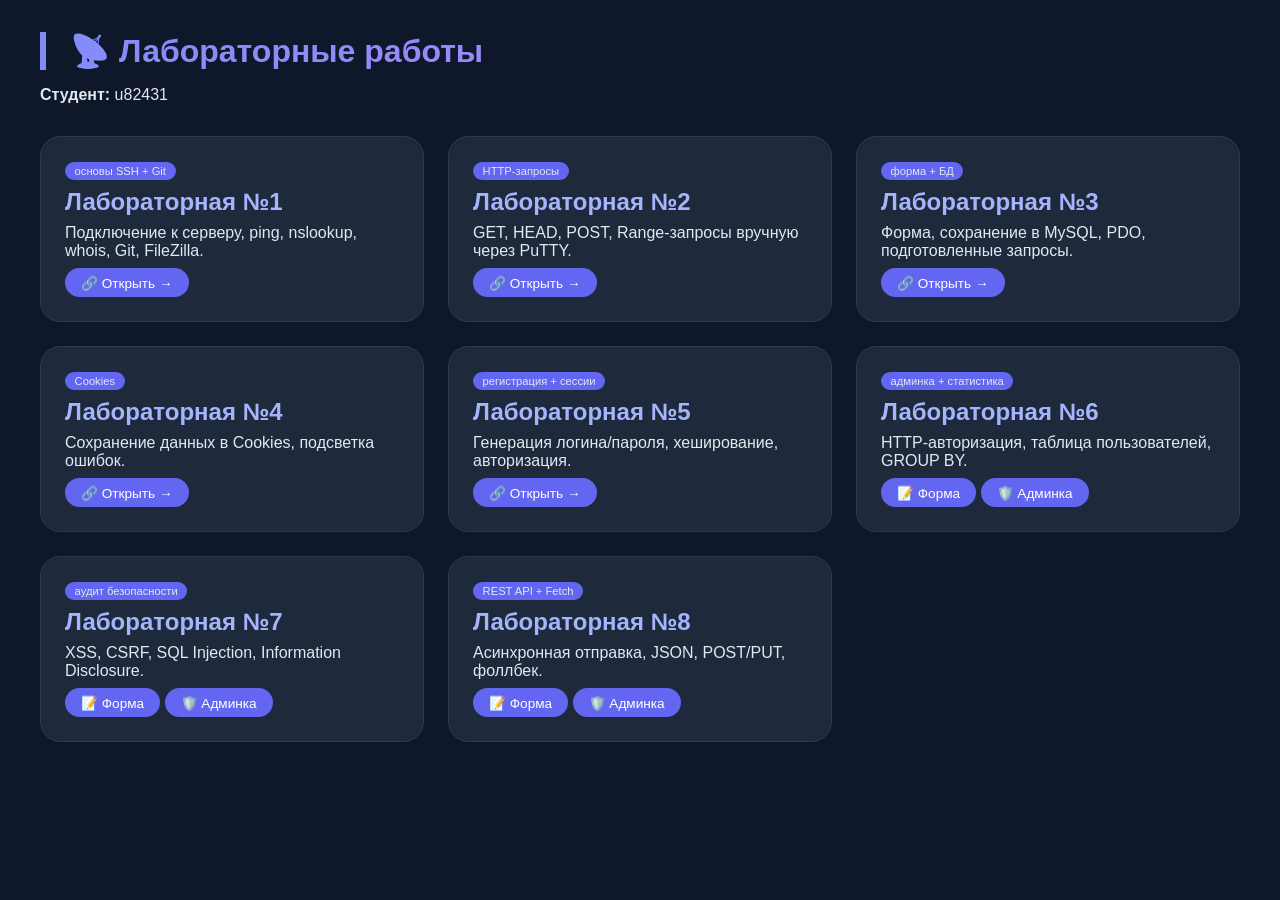
<file: index.html>
<!DOCTYPE html>
<html lang="ru">
<head>
    <meta charset="UTF-8">
    <title>Лабораторные работы — u82431</title>
    <style>
        * { margin: 0; padding: 0; box-sizing: border-box; }
        body {
            font-family: 'Segoe UI', Roboto, sans-serif;
            background: #0f172a;
            color: #e2e8f0;
            padding: 2rem 1rem;
        }
        .container { max-width: 1200px; margin: 0 auto; }
        h1 {
            background: linear-gradient(135deg, #818cf8, #c084fc);
            -webkit-background-clip: text;
            -webkit-text-fill-color: transparent;
            border-left: 6px solid #818cf8;
            padding-left: 1.5rem;
            margin-bottom: 1rem;
        }
        .labs-grid {
            display: grid;
            grid-template-columns: repeat(auto-fill, minmax(350px, 1fr));
            gap: 1.5rem;
            margin: 2rem 0;
        }
        .lab-card {
            background: #1e293b;
            border-radius: 20px;
            padding: 1.5rem;
            border: 1px solid #2d3a4f;
            transition: 0.2s;
        }
        .lab-card:hover {
            transform: translateY(-4px);
            border-color: #6366f1;
        }
        .lab-card h2 { color: #a5b4fc; margin-bottom: 0.5rem; }
        .lab-card .badge {
            background: #6366f1;
            font-size: 0.7rem;
            padding: 0.2rem 0.6rem;
            border-radius: 20px;
            display: inline-block;
            margin-bottom: 0.5rem;
        }
        .lab-card a {
            display: inline-block;
            background: #6366f1;
            color: white;
            padding: 0.4rem 1rem;
            border-radius: 30px;
            text-decoration: none;
            margin-top: 0.5rem;
            font-size: 0.85rem;
        }
        .lab-card a:hover { background: #818cf8; }
    </style>
</head>
<body>
    <div class="container">
        <h1>📡 Лабораторные работы</h1>
        <p><strong>Студент:</strong> u82431</p>

        <div class="labs-grid">
            <div class="lab-card">
                <div class="badge">основы SSH + Git</div>
                <h2>Лабораторная №1</h2>
                <p>Подключение к серверу, ping, nslookup, whois, Git, FileZilla.</p>
                <a href="lab1/index.html">🔗 Открыть →</a>
            </div>
            <div class="lab-card">
                <div class="badge">HTTP-запросы</div>
                <h2>Лабораторная №2</h2>
                <p>GET, HEAD, POST, Range-запросы вручную через PuTTY.</p>
                <a href="lab2/lab2.html">🔗 Открыть →</a>
            </div>
            <div class="lab-card">
                <div class="badge">форма + БД</div>
                <h2>Лабораторная №3</h2>
                <p>Форма, сохранение в MySQL, PDO, подготовленные запросы.</p>
                <a href="lab3/index.php">🔗 Открыть →</a>
            </div>
            <div class="lab-card">
                <div class="badge">Cookies</div>
                <h2>Лабораторная №4</h2>
                <p>Сохранение данных в Cookies, подсветка ошибок.</p>
                <a href="lab4/index.php">🔗 Открыть →</a>
            </div>
            <div class="lab-card">
                <div class="badge">регистрация + сессии</div>
                <h2>Лабораторная №5</h2>
                <p>Генерация логина/пароля, хеширование, авторизация.</p>
                <a href="lab5/index.php">🔗 Открыть →</a>
            </div>
            <div class="lab-card">
                <div class="badge">админка + статистика</div>
                <h2>Лабораторная №6</h2>
                <p>HTTP-авторизация, таблица пользователей, GROUP BY.</p>
                <a href="lab6/index.php">📝 Форма</a> <a href="lab6/admin.php">🛡️ Админка</a>
            </div>
            <div class="lab-card">
                <div class="badge">аудит безопасности</div>
                <h2>Лабораторная №7</h2>
                <p>XSS, CSRF, SQL Injection, Information Disclosure.</p>
                <a href="lab7/index.php">📝 Форма</a> <a href="lab7/admin.php">🛡️ Админка</a>
            </div>
            <div class="lab-card">
                <div class="badge">REST API + Fetch</div>
                <h2>Лабораторная №8</h2>
                <p>Асинхронная отправка, JSON, POST/PUT, фоллбек.</p>
                <a href="lab8/index.php">📝 Форма</a> <a href="lab8/admin.php">🛡️ Админка</a>
            </div>
        </div>
    </div>
</body>
</html>
</file>
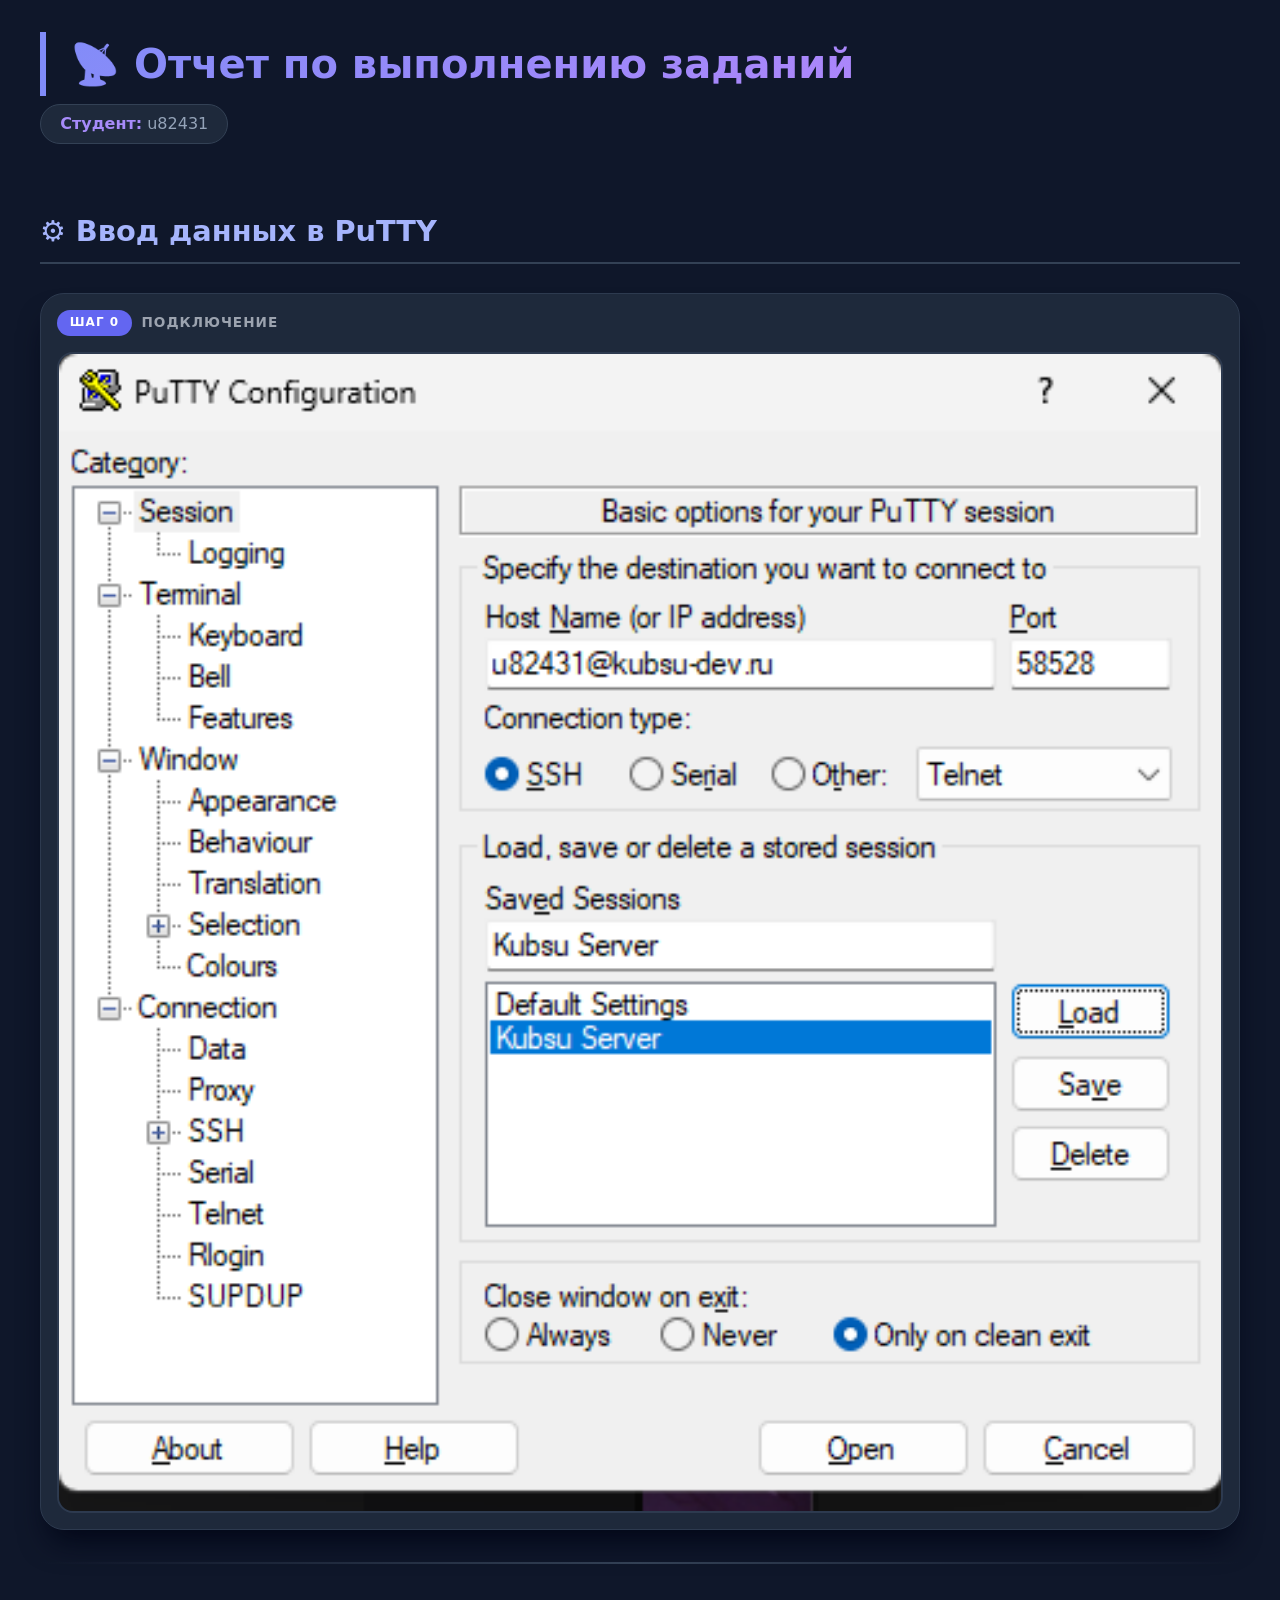
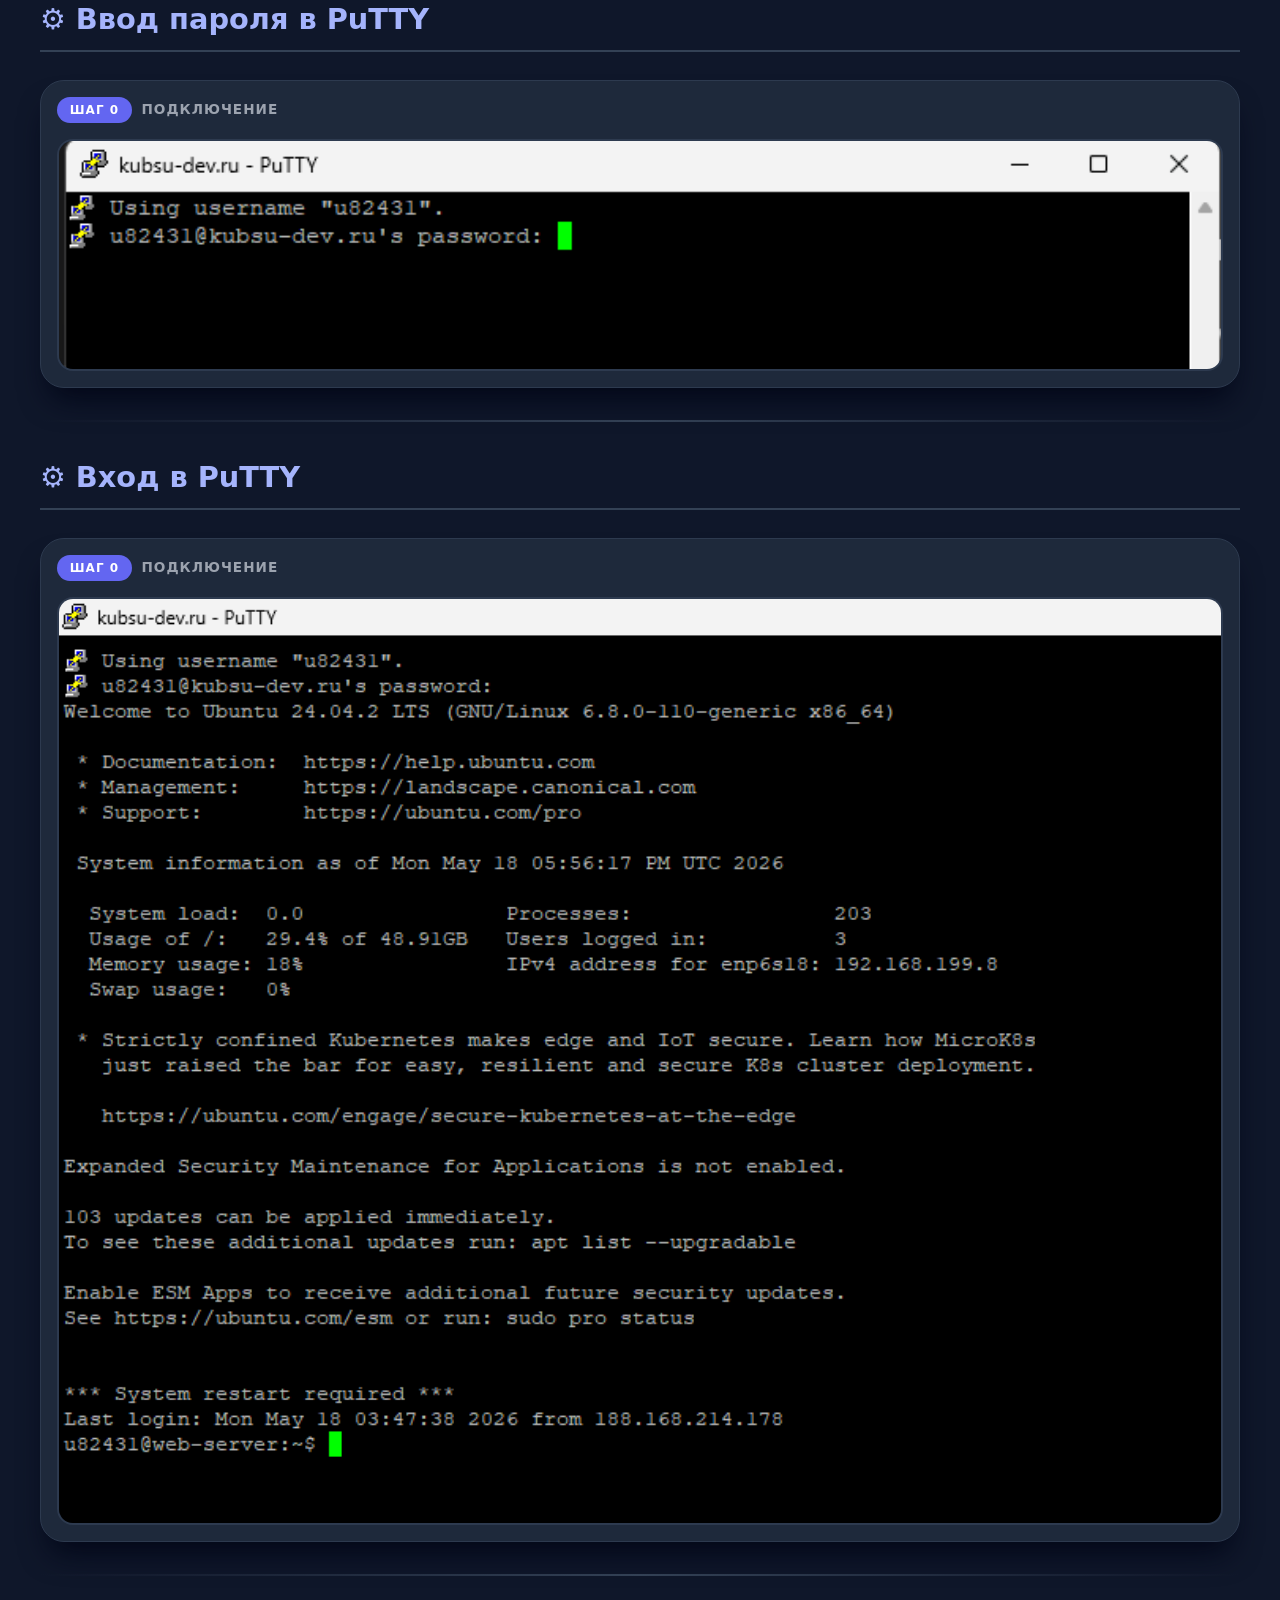
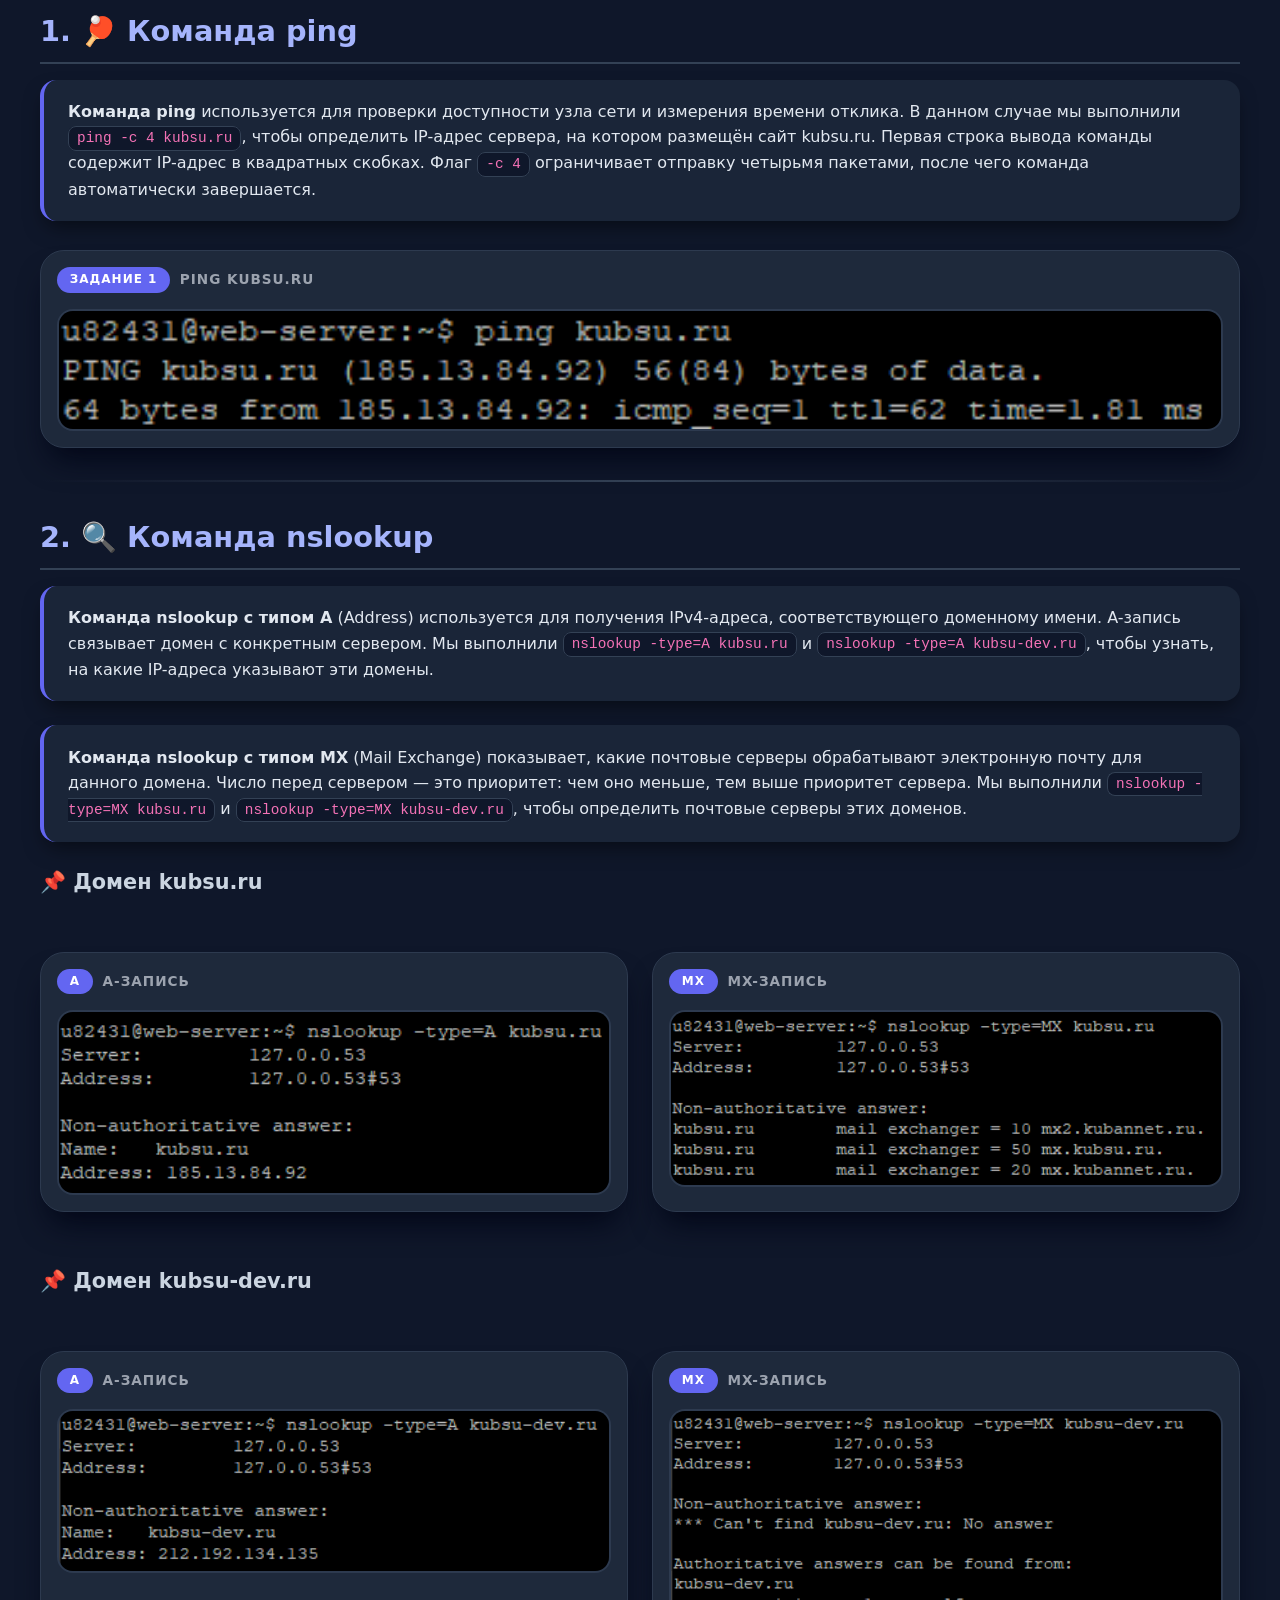
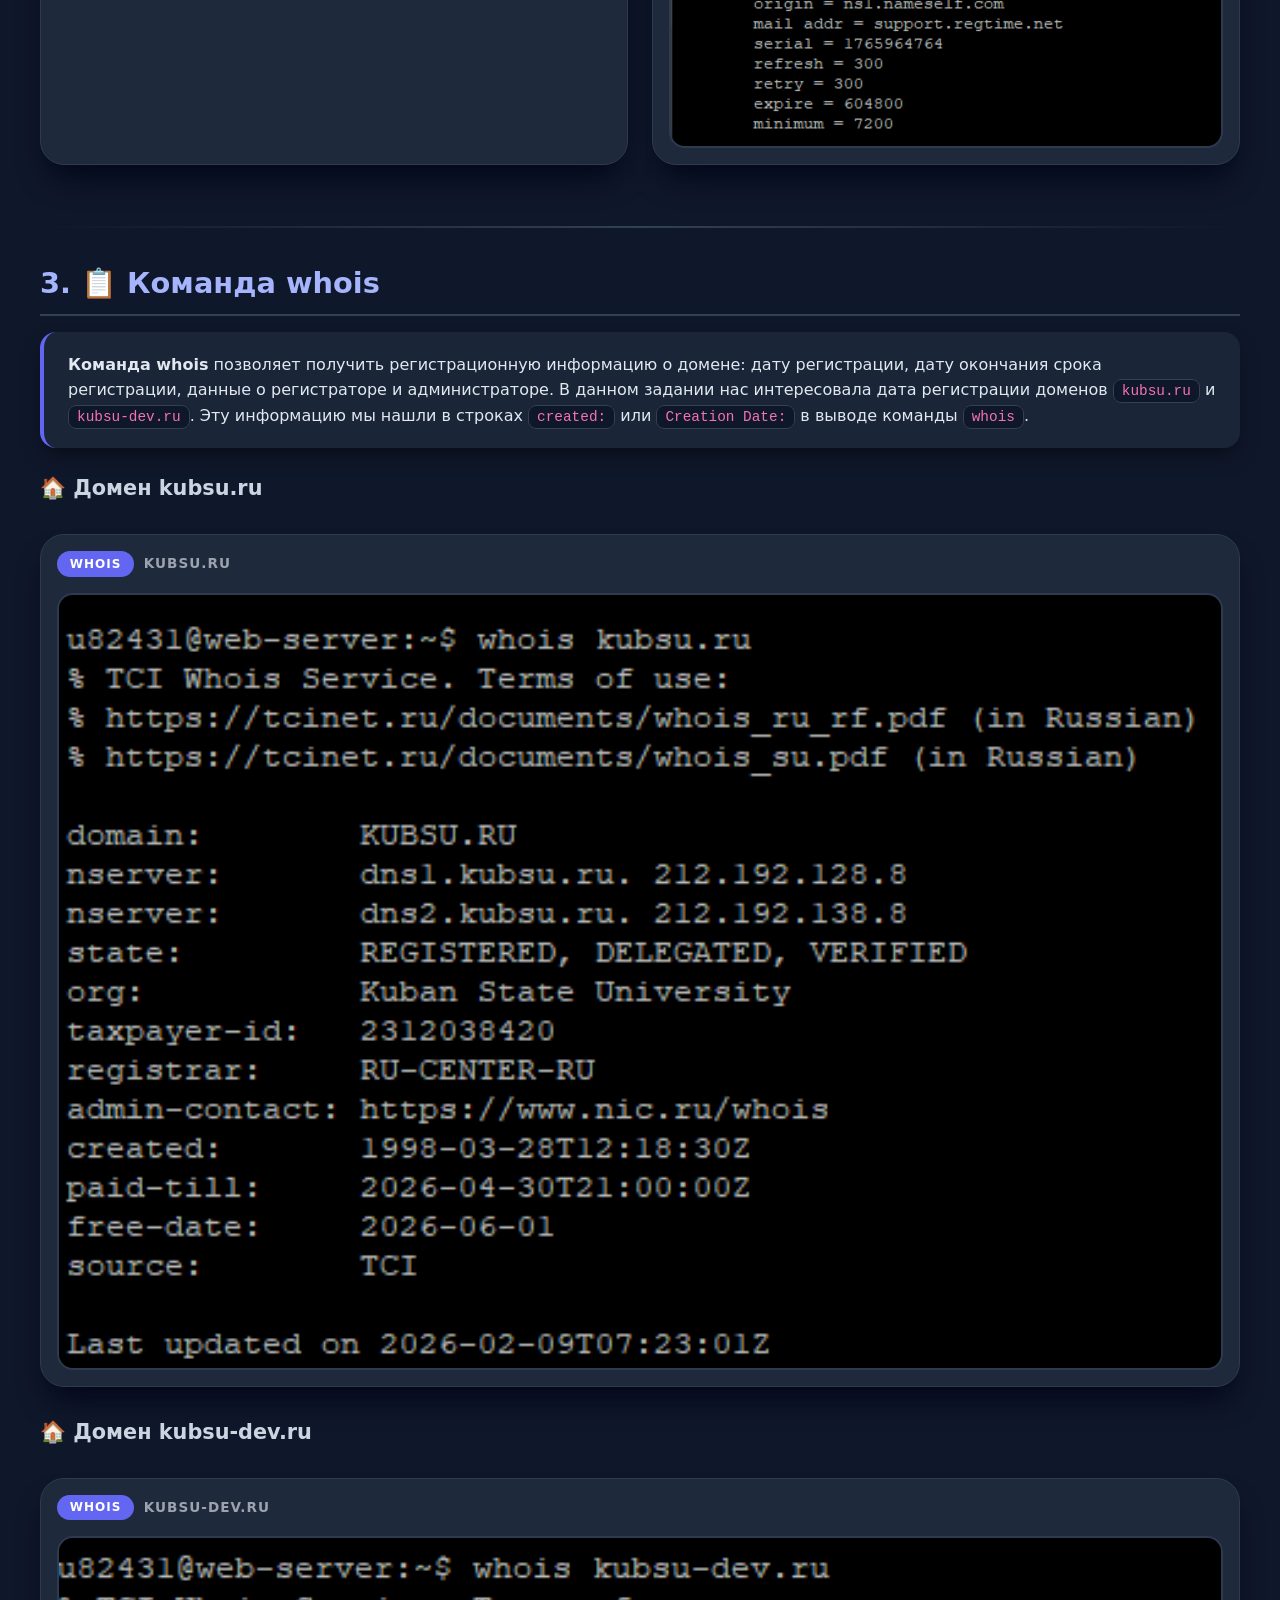
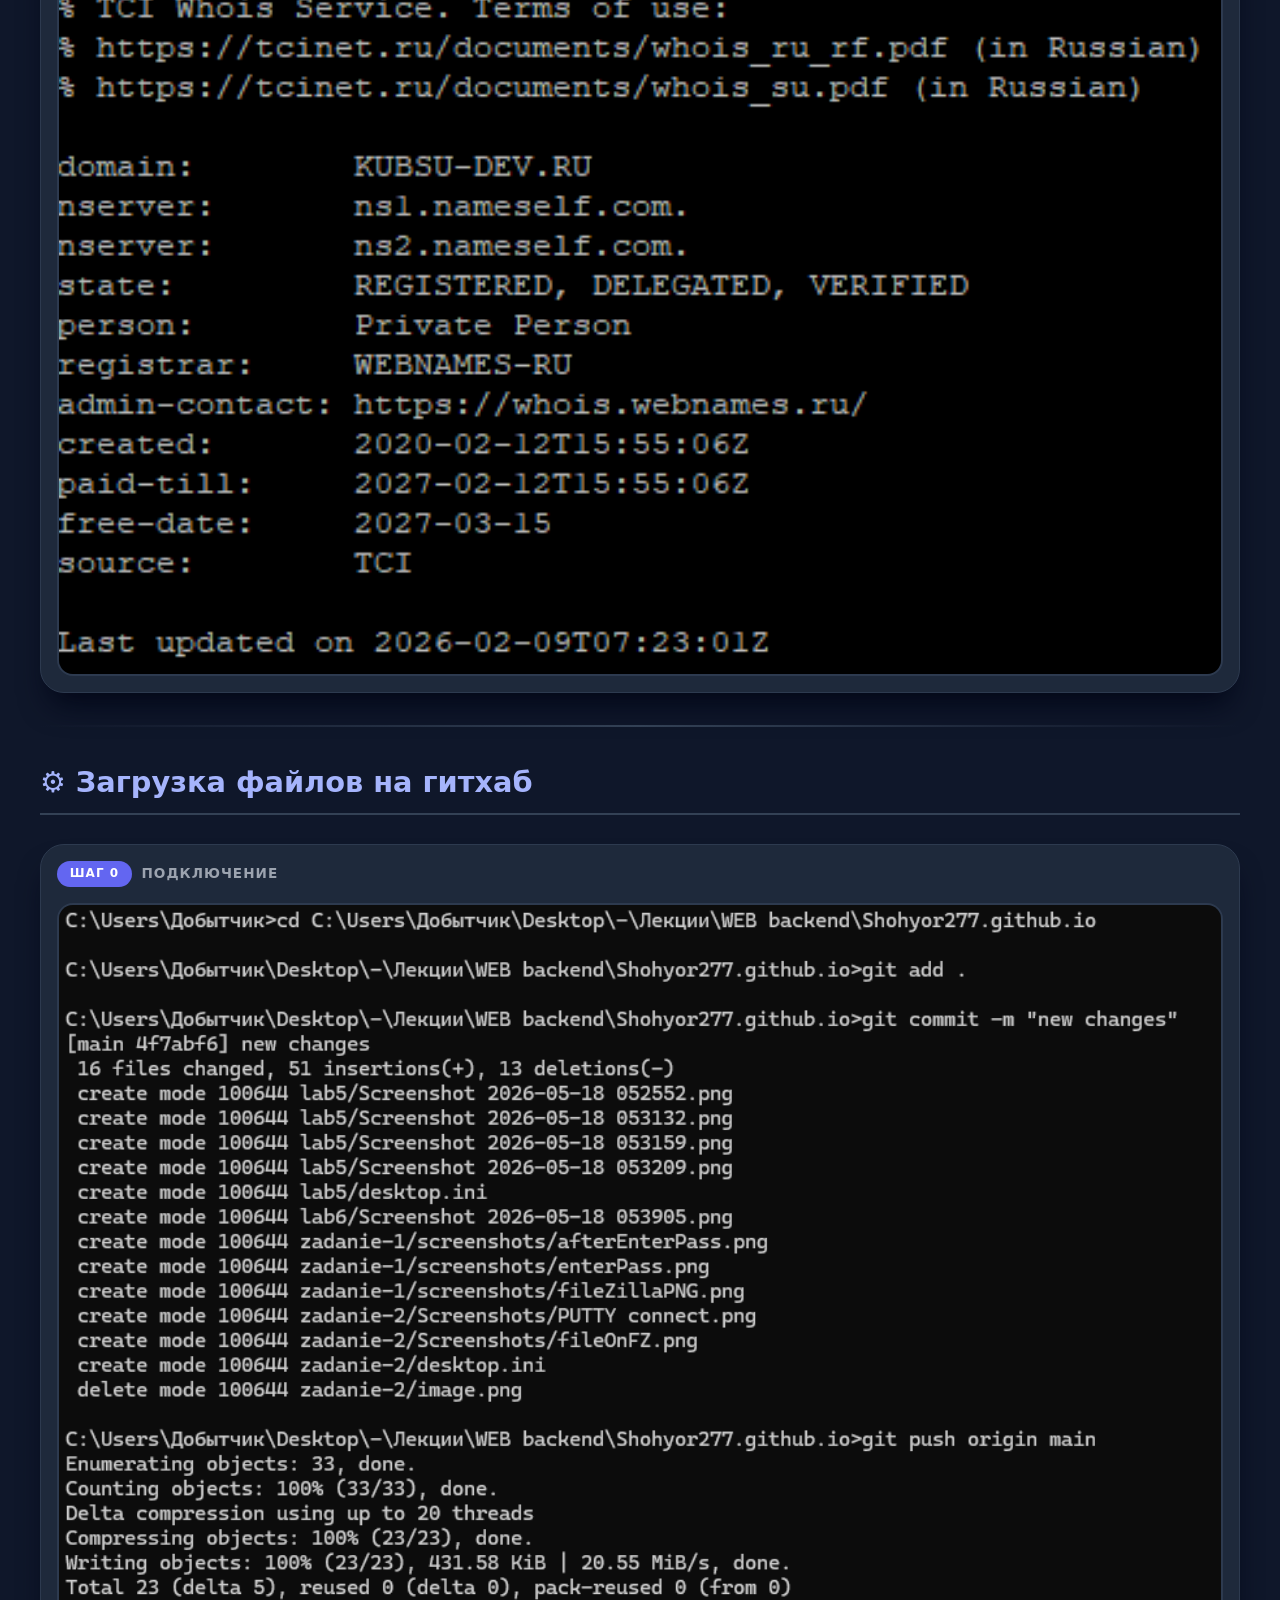
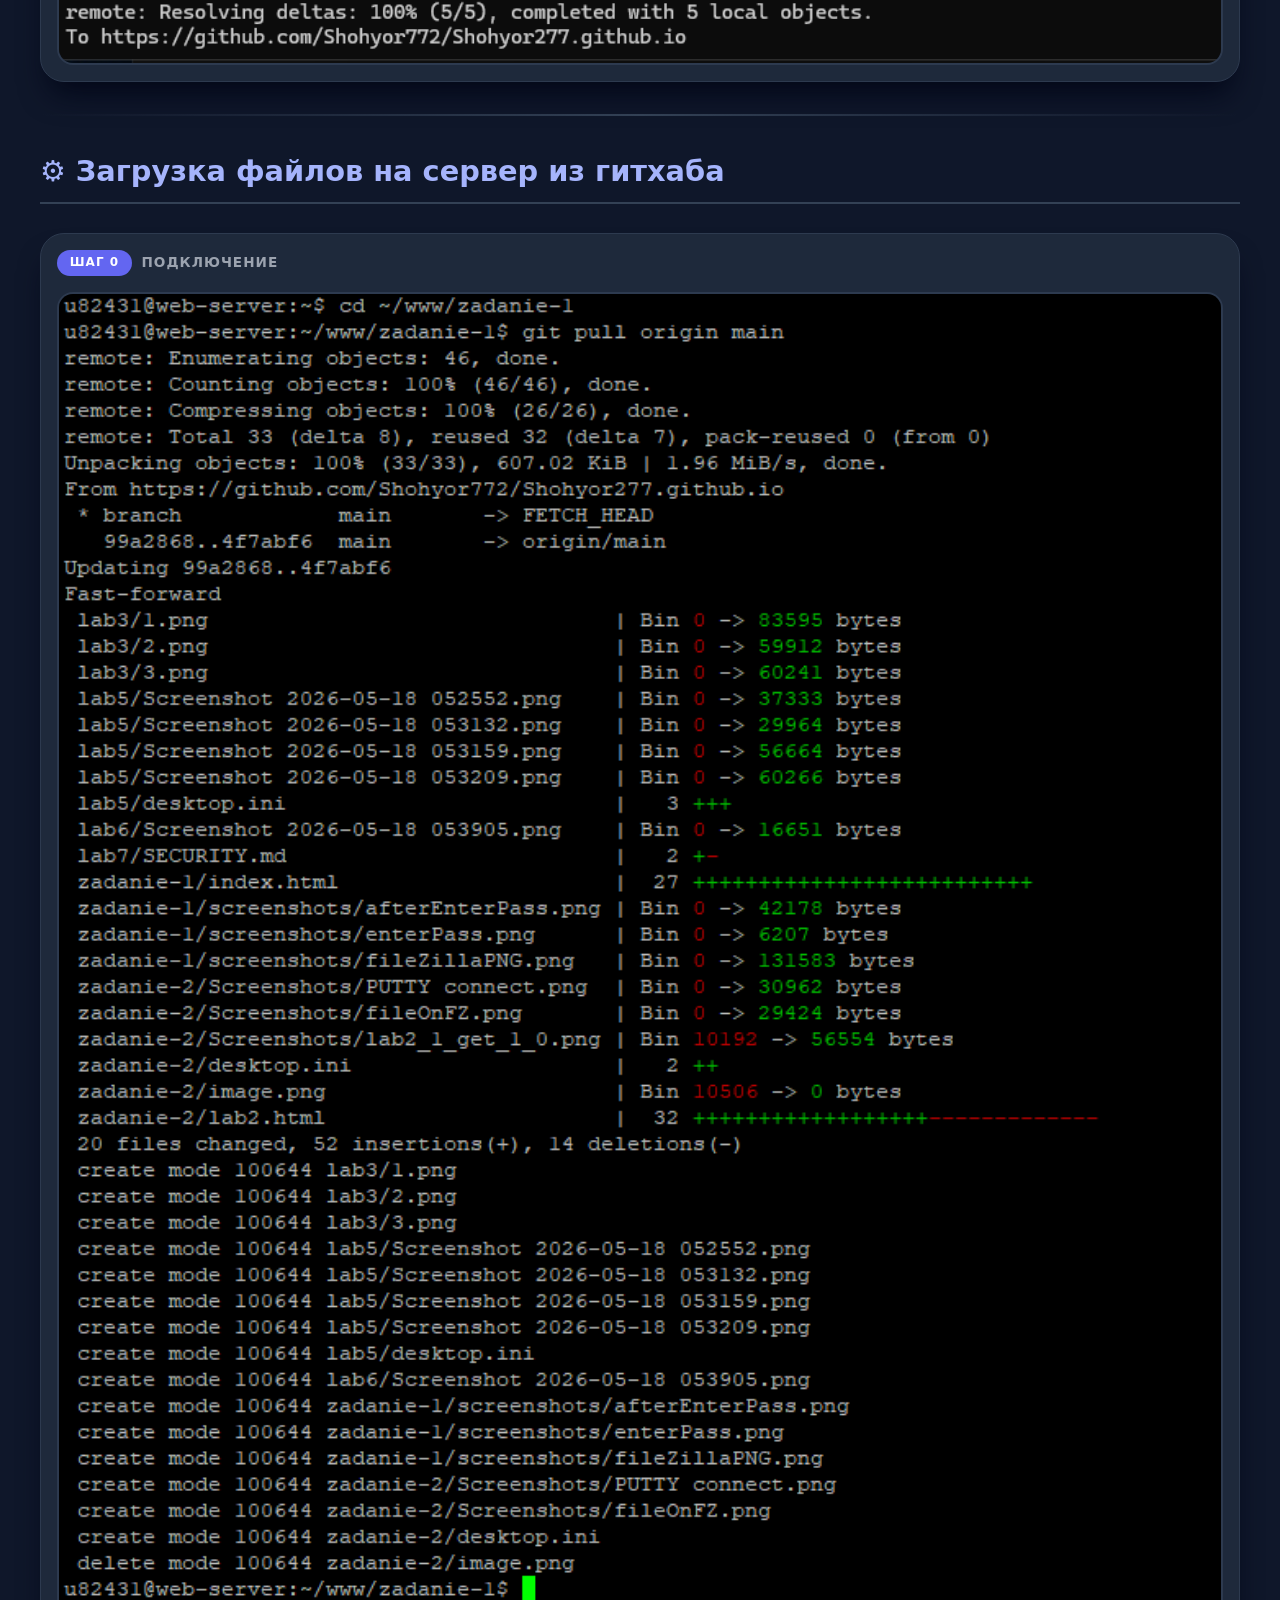
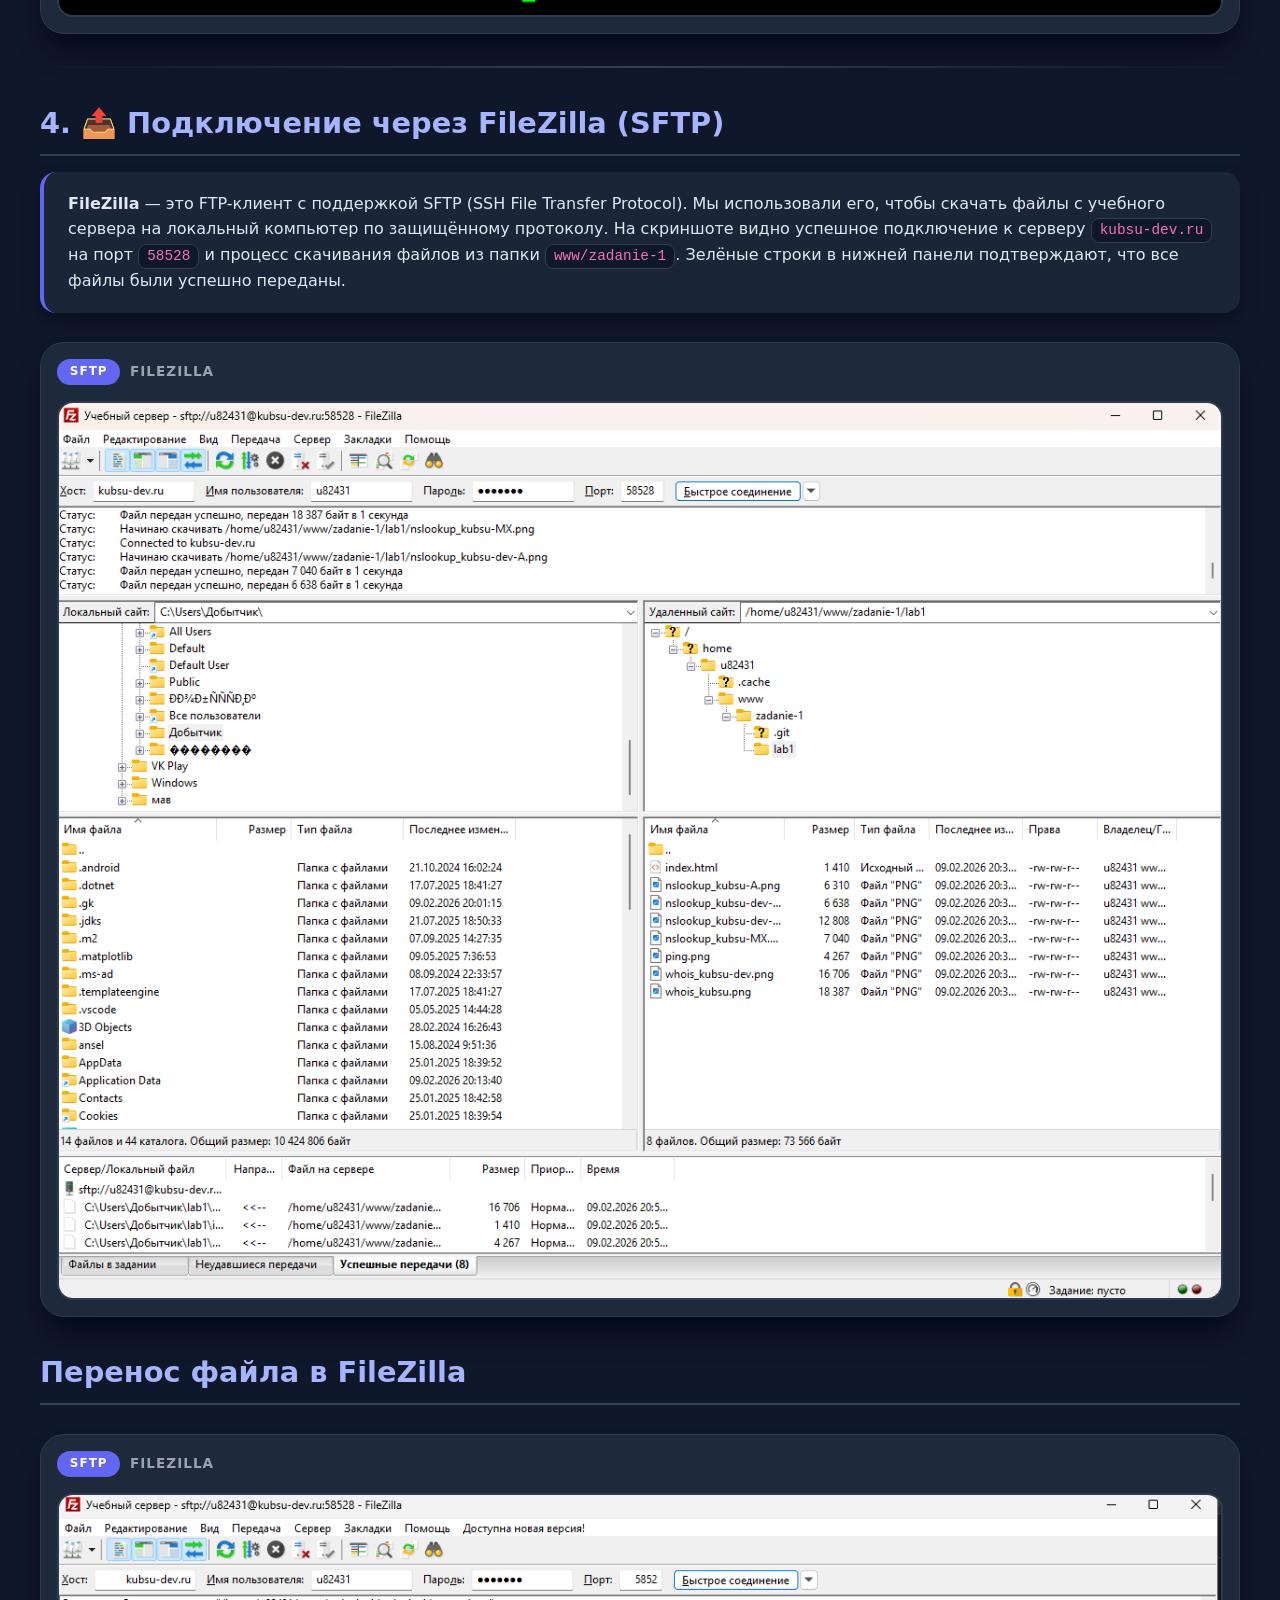
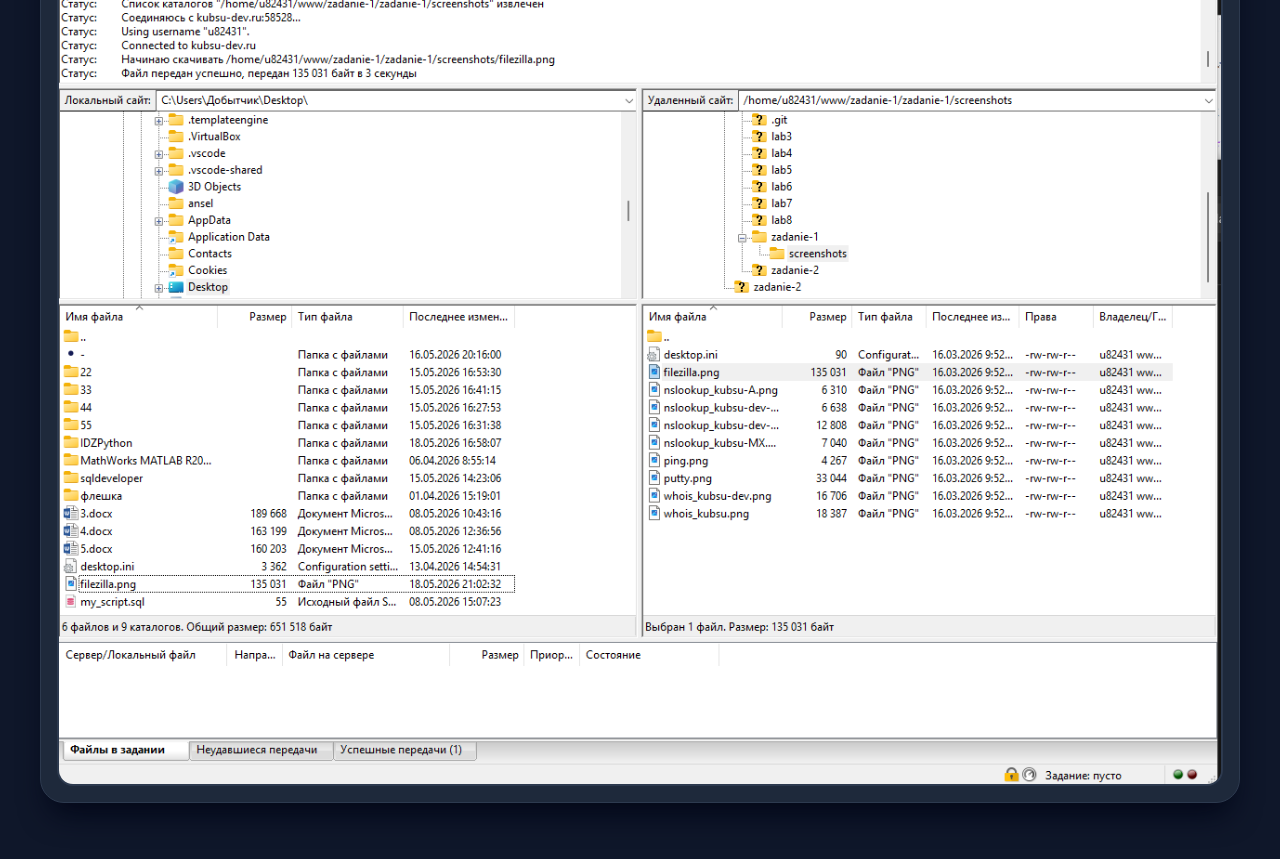
<file: lab1/index.html>
<!DOCTYPE html>
<html lang="ru">
<head>
    <meta charset="UTF-8">
    <meta name="viewport" content="width=device-width, initial-scale=1.0">
    <title>Лабораторная работа №1 — Отчет</title>
    <style>
        * {
            margin: 0;
            padding: 0;
            box-sizing: border-box;
        }

        body {
            font-family: 'Segoe UI', Roboto, system-ui, sans-serif;
            background: #0f172a;  /* глубокий тёмно-синий */
            color: #e2e8f0;
            line-height: 1.6;
            padding: 2rem 1rem;
        }

        .container {
            max-width: 1200px;
            margin: 0 auto;
        }

        /* Заголовки */
        h1 {
            font-size: 2.5rem;
            font-weight: 600;
            background: linear-gradient(135deg, #818cf8, #c084fc);
            -webkit-background-clip: text;
            -webkit-text-fill-color: transparent;
            background-clip: text;
            margin-bottom: 0.5rem;
            border-left: 6px solid #818cf8;
            padding-left: 1.5rem;
        }

        h2 {
            font-size: 1.8rem;
            color: #a5b4fc;
            margin: 2rem 0 1rem 0;
            border-bottom: 2px solid #334155;
            padding-bottom: 0.5rem;
        }

        h3 {
            font-size: 1.3rem;
            color: #cbd5e1;
            margin: 1.5rem 0 0.8rem 0;
        }

        /* Студент */
        .student-badge {
            display: inline-block;
            background: #1e293b;
            border-radius: 30px;
            padding: 0.4rem 1.2rem;
            margin-bottom: 2rem;
            border: 1px solid #334155;
            font-weight: 500;
            color: #94a3b8;
        }
        .student-badge strong {
            color: #a78bfa;
        }

        /* Текст и код */
        p {
            background: #1a2538;
            padding: 1.2rem 1.5rem;
            border-radius: 16px;
            border-left: 4px solid #6366f1;
            margin: 1rem 0 1.5rem 0;
            box-shadow: 0 10px 20px -5px rgba(0,0,0,0.5);
        }

        code {
            background: #0f172a;
            color: #f472b6;
            padding: 0.2rem 0.5rem;
            border-radius: 8px;
            font-family: 'JetBrains Mono', 'Fira Code', monospace;
            font-size: 0.9em;
            border: 1px solid #334155;
        }

        /* Карточки для скриншотов */
        .screenshot-card {
            background: #1e293b;
            border-radius: 24px;
            padding: 1rem;
            margin: 1.8rem 0;
            box-shadow: 0 20px 30px -10px #020617;
            border: 1px solid #2d3a4f;
            transition: transform 0.2s ease, box-shadow 0.2s ease;
        }

        .screenshot-card:hover {
            transform: translateY(-4px);
            box-shadow: 0 30px 40px -12px #0f0f1f;
            border-color: #6366f1;
        }

        .screenshot-card img {
            width: 100%;
            height: auto;
            border-radius: 16px;
            border: 2px solid #2d3a4f;
            display: block;
        }

        .screenshot-label {
            display: flex;
            align-items: center;
            gap: 0.6rem;
            margin-bottom: 1rem;
            font-weight: 600;
            color: #9ca3af;
            text-transform: uppercase;
            letter-spacing: 1px;
            font-size: 0.85rem;
        }

        .screenshot-label span {
            background: #6366f1;
            color: white;
            border-radius: 30px;
            padding: 0.2rem 0.8rem;
            font-size: 0.75rem;
        }

        /* Сетка для нескольких картинок */
        .grid-2 {
            display: grid;
            grid-template-columns: 1fr 1fr;
            gap: 1.5rem;
            margin: 1.5rem 0;
        }

        @media (max-width: 700px) {
            .grid-2 {
                grid-template-columns: 1fr;
            }
            
            h1 { font-size: 1.8rem; }
            .container { padding: 0; }
        }

        /* Стили для подсказок */
        .note {
            background: #2b3b4e;
            border-left: 4px solid #f59e0b;
            padding: 1rem 1.5rem;
            border-radius: 12px;
            margin: 1.2rem 0;
            color: #fcd34d;
        }

        hr {
            border: none;
            height: 2px;
            background: linear-gradient(to right, transparent, #334155, transparent);
            margin: 2rem 0;
        }
    </style>
</head>
<body>
    <div class="container">
        <h1>📡 Отчет по выполнению заданий</h1>
        <div class="student-badge">
            <strong>Студент:</strong> u82431
        </div>

        <!-- Ввод данных в PuTTY (если нужен) -->
        <h2>⚙️ Ввод данных в PuTTY</h2>
        <div class="screenshot-card">
            <div class="screenshot-label">
                <span>шаг 0</span> подключение
            </div>
            <img src="screenshots/putty.png" alt="Настройки PuTTY">
        </div>

        <hr>

        <h2>⚙️ Ввод пароля в PuTTY</h2>
        <div class="screenshot-card">
            <div class="screenshot-label">
                <span>шаг 0</span> подключение
            </div>
            <img src="screenshots/enterPass.png" alt="Ввод пароля">
        </div>

        <hr>

        <h2>⚙️ Вход в PuTTY</h2>
        <div class="screenshot-card">
            <div class="screenshot-label">
                <span>шаг 0</span> подключение
            </div>
            <img src="screenshots/afterEnterPass.png" alt="Вход на сервер">
        </div>

        <hr>


        <!-- 1. Ping -->
        <h2>1. 🏓 Команда ping</h2>
        <p>
            <strong>Команда ping</strong> используется для проверки доступности узла сети и измерения времени отклика. 
            В данном случае мы выполнили <code>ping -c 4 kubsu.ru</code>, чтобы определить IP-адрес сервера, на котором размещён сайт kubsu.ru. 
            Первая строка вывода команды содержит IP-адрес в квадратных скобках. Флаг <code>-c 4</code> ограничивает отправку четырьмя пакетами, после чего команда автоматически завершается.
        </p>
        <div class="screenshot-card">
            <div class="screenshot-label">
                <span>задание 1</span> ping kubsu.ru
            </div>
            <img src="screenshots/ping.png" alt="ping kubsu.ru">
        </div>

        <hr>

        <!-- 2. nslookup -->
        <h2>2. 🔍 Команда nslookup</h2>
        <p>
            <strong>Команда nslookup с типом A</strong> (Address) используется для получения IPv4-адреса, соответствующего доменному имени. A-запись связывает домен с конкретным сервером. Мы выполнили <code>nslookup -type=A kubsu.ru</code> и <code>nslookup -type=A kubsu-dev.ru</code>, чтобы узнать, на какие IP-адреса указывают эти домены.
        </p>
        <p>
            <strong>Команда nslookup с типом MX</strong> (Mail Exchange) показывает, какие почтовые серверы обрабатывают электронную почту для данного домена. Число перед сервером — это приоритет: чем оно меньше, тем выше приоритет сервера. Мы выполнили <code>nslookup -type=MX kubsu.ru</code> и <code>nslookup -type=MX kubsu-dev.ru</code>, чтобы определить почтовые серверы этих доменов.
        </p>

        <h3>📌 Домен kubsu.ru</h3>
        <div class="grid-2">
            <div class="screenshot-card">
                <div class="screenshot-label"><span>A</span> A-запись</div>
                <img src="screenshots/nslookup_kubsu-A.png" alt="nslookup kubsu.ru A">
            </div>
            <div class="screenshot-card">
                <div class="screenshot-label"><span>MX</span> MX-запись</div>
                <img src="screenshots/nslookup_kubsu-MX.png" alt="nslookup kubsu.ru MX">
            </div>
        </div>

        <h3>📌 Домен kubsu-dev.ru</h3>
        <div class="grid-2">
            <div class="screenshot-card">
                <div class="screenshot-label"><span>A</span> A-запись</div>
                <img src="screenshots/nslookup_kubsu-dev-A.png" alt="nslookup kubsu-dev.ru A">
            </div>
            <div class="screenshot-card">
                <div class="screenshot-label"><span>MX</span> MX-запись</div>
                <img src="screenshots/nslookup_kubsu-dev-MX.png" alt="nslookup kubsu-dev.ru MX">
            </div>
        </div>

        <hr>

        <!-- 3. whois -->
        <h2>3. 📋 Команда whois</h2>
        <p>
            <strong>Команда whois</strong> позволяет получить регистрационную информацию о домене: дату регистрации, дату окончания срока регистрации, данные о регистраторе и администраторе. В данном задании нас интересовала дата регистрации доменов <code>kubsu.ru</code> и <code>kubsu-dev.ru</code>. Эту информацию мы нашли в строках <code>created:</code> или <code>Creation Date:</code> в выводе команды <code>whois</code>.
        </p>

        <h3>🏠 Домен kubsu.ru</h3>
        <div class="screenshot-card">
            <div class="screenshot-label"><span>whois</span> kubsu.ru</div>
            <img src="screenshots/whois_kubsu.png" alt="whois kubsu.ru">
        </div>

        <h3>🏠 Домен kubsu-dev.ru</h3>
        <div class="screenshot-card">
            <div class="screenshot-label"><span>whois</span> kubsu-dev.ru</div>
            <img src="screenshots/whois_kubsu-dev.png" alt="whois kubsu-dev.ru">
        </div>

        <hr>

        <h2>⚙️ Загрузка файлов на гитхаб</h2>
        <div class="screenshot-card">
            <div class="screenshot-label">
                <span>шаг 0</span> подключение
            </div>
            <img src="screenshots/gitPush.png" alt="Загрузка файлов на гитхаб">
        </div>

        <hr>

        <h2>⚙️ Загрузка файлов на сервер из гитхаба</h2>
        <div class="screenshot-card">
            <div class="screenshot-label">
                <span>шаг 0</span> подключение
            </div>
            <img src="screenshots/gitPull.png" alt="Загрузка файлов на сервер из гитхаба">
        </div>

        <hr>

        <!-- 4. FileZilla -->
        <h2>4. 📤 Подключение через FileZilla (SFTP)</h2>
        <p>
            <strong>FileZilla</strong> — это FTP-клиент с поддержкой SFTP (SSH File Transfer Protocol). Мы использовали его, чтобы скачать файлы с учебного сервера на локальный компьютер по защищённому протоколу. На скриншоте видно успешное подключение к серверу <code>kubsu-dev.ru</code> на порт <code>58528</code> и процесс скачивания файлов из папки <code>www/zadanie-1</code>. Зелёные строки в нижней панели подтверждают, что все файлы были успешно переданы.
        </p>
        <div class="screenshot-card">
            <div class="screenshot-label"><span>SFTP</span> FileZilla</div>
            <img src="screenshots/filezilla.png" alt="FileZilla">
        </div>

        <h2>Перенос файла в FileZilla</h2>
        <div class="screenshot-card">
            <div class="screenshot-label"><span>SFTP</span> FileZilla</div>
            <img src="screenshots/fileZillaPNG.png" alt="FileZilla">
        </div>

    </div>
</body>
</html>
</file>
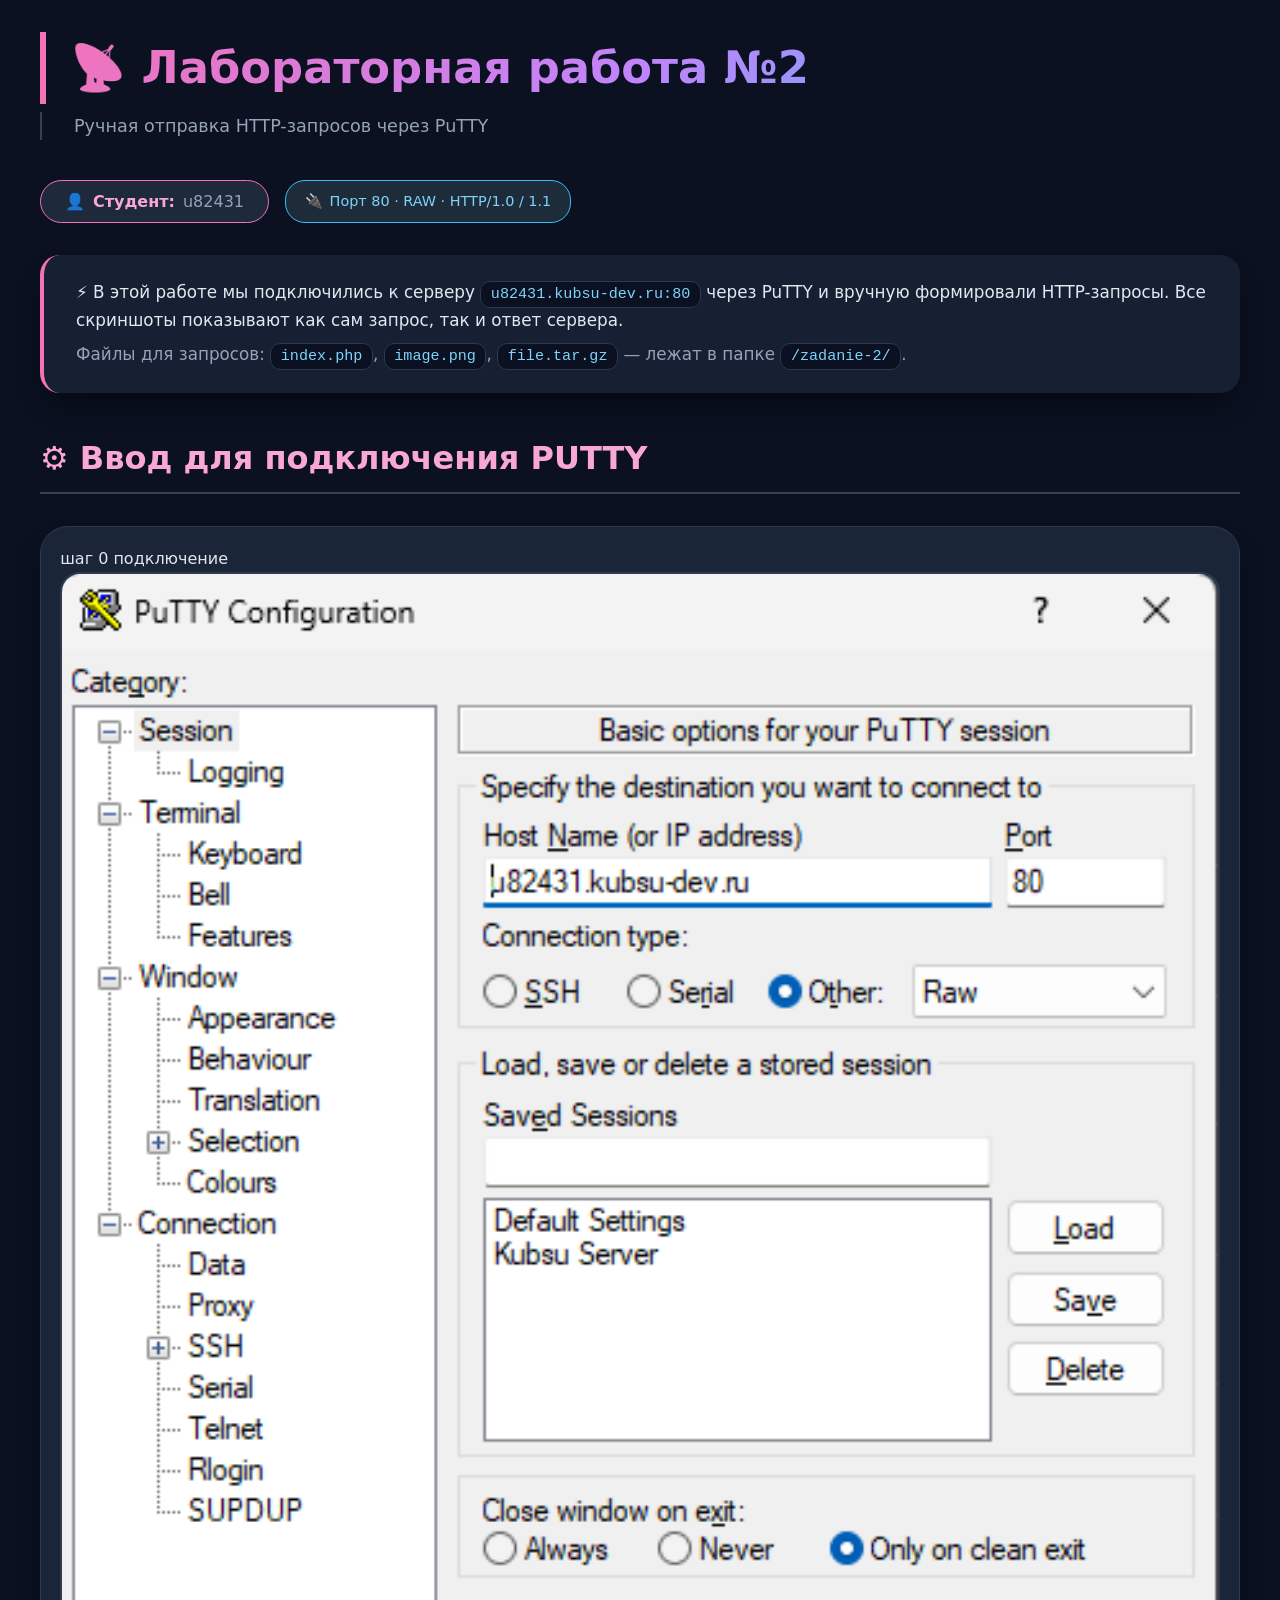
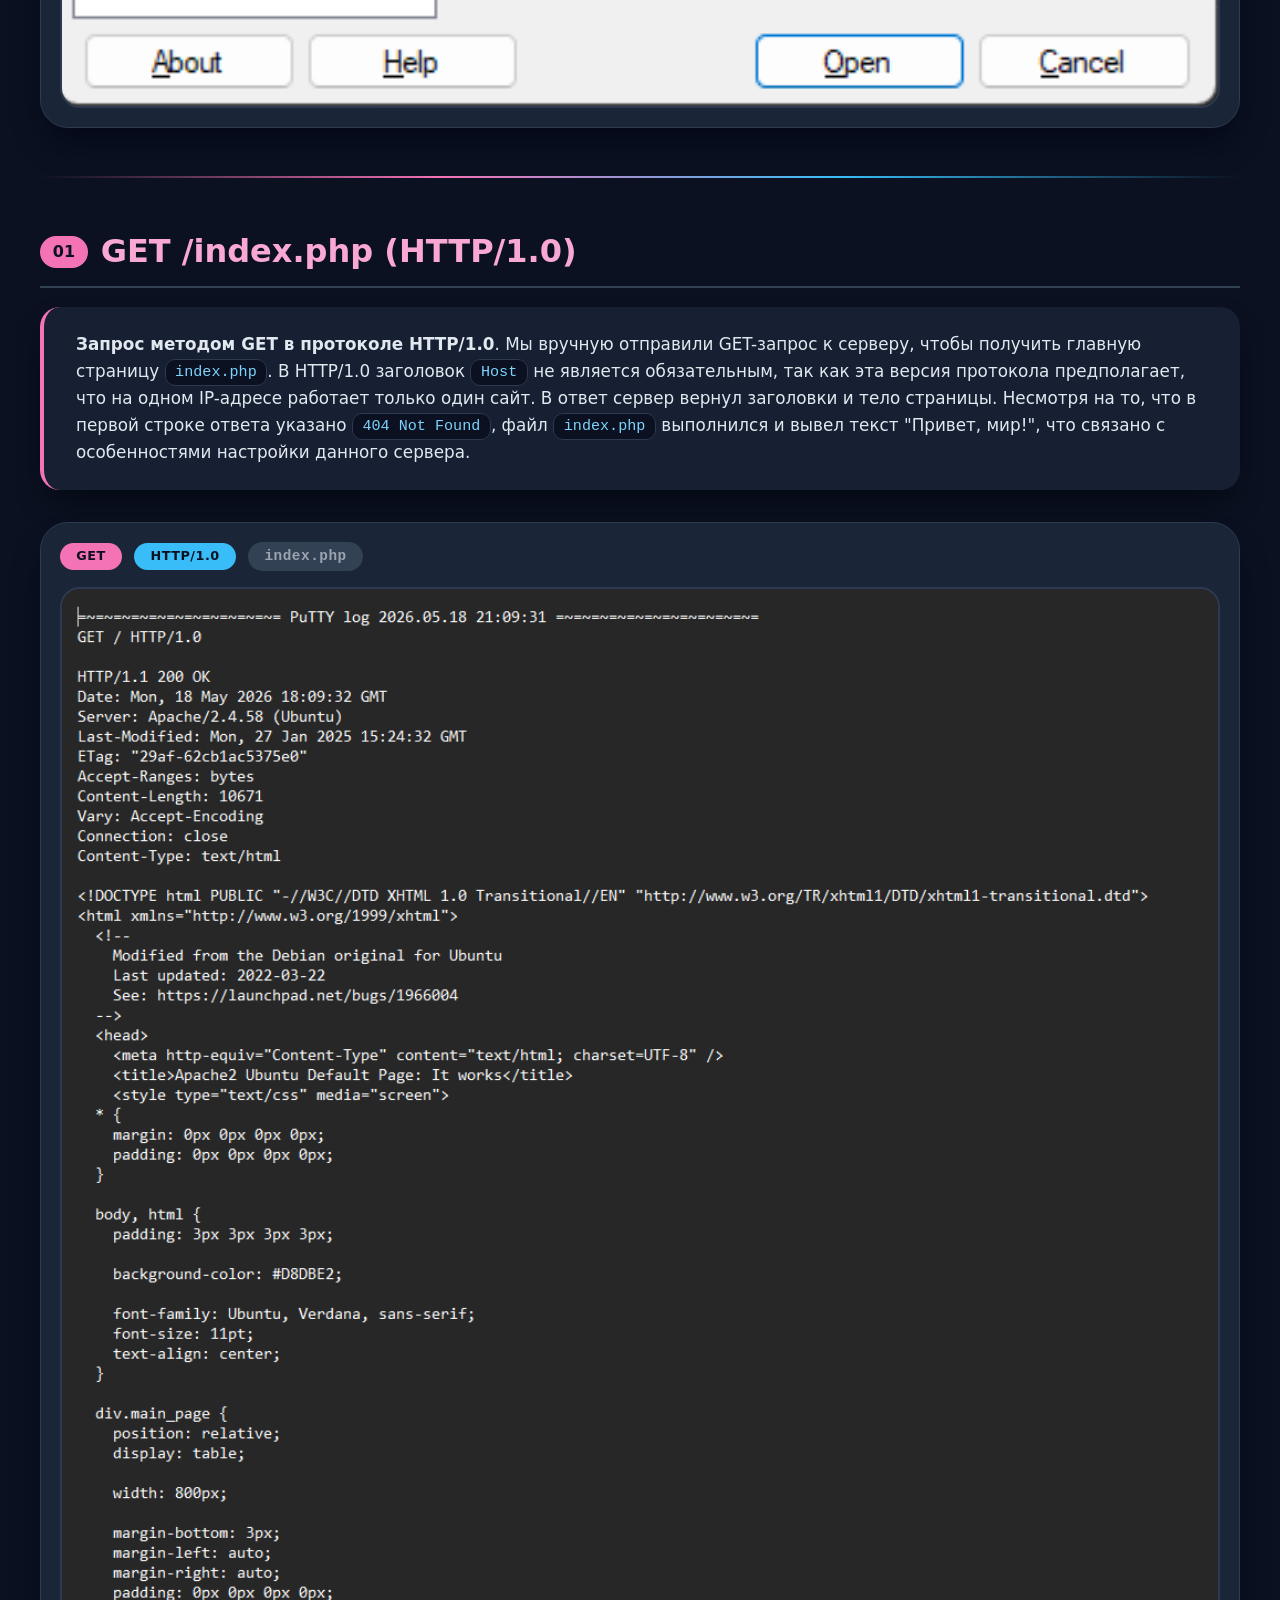
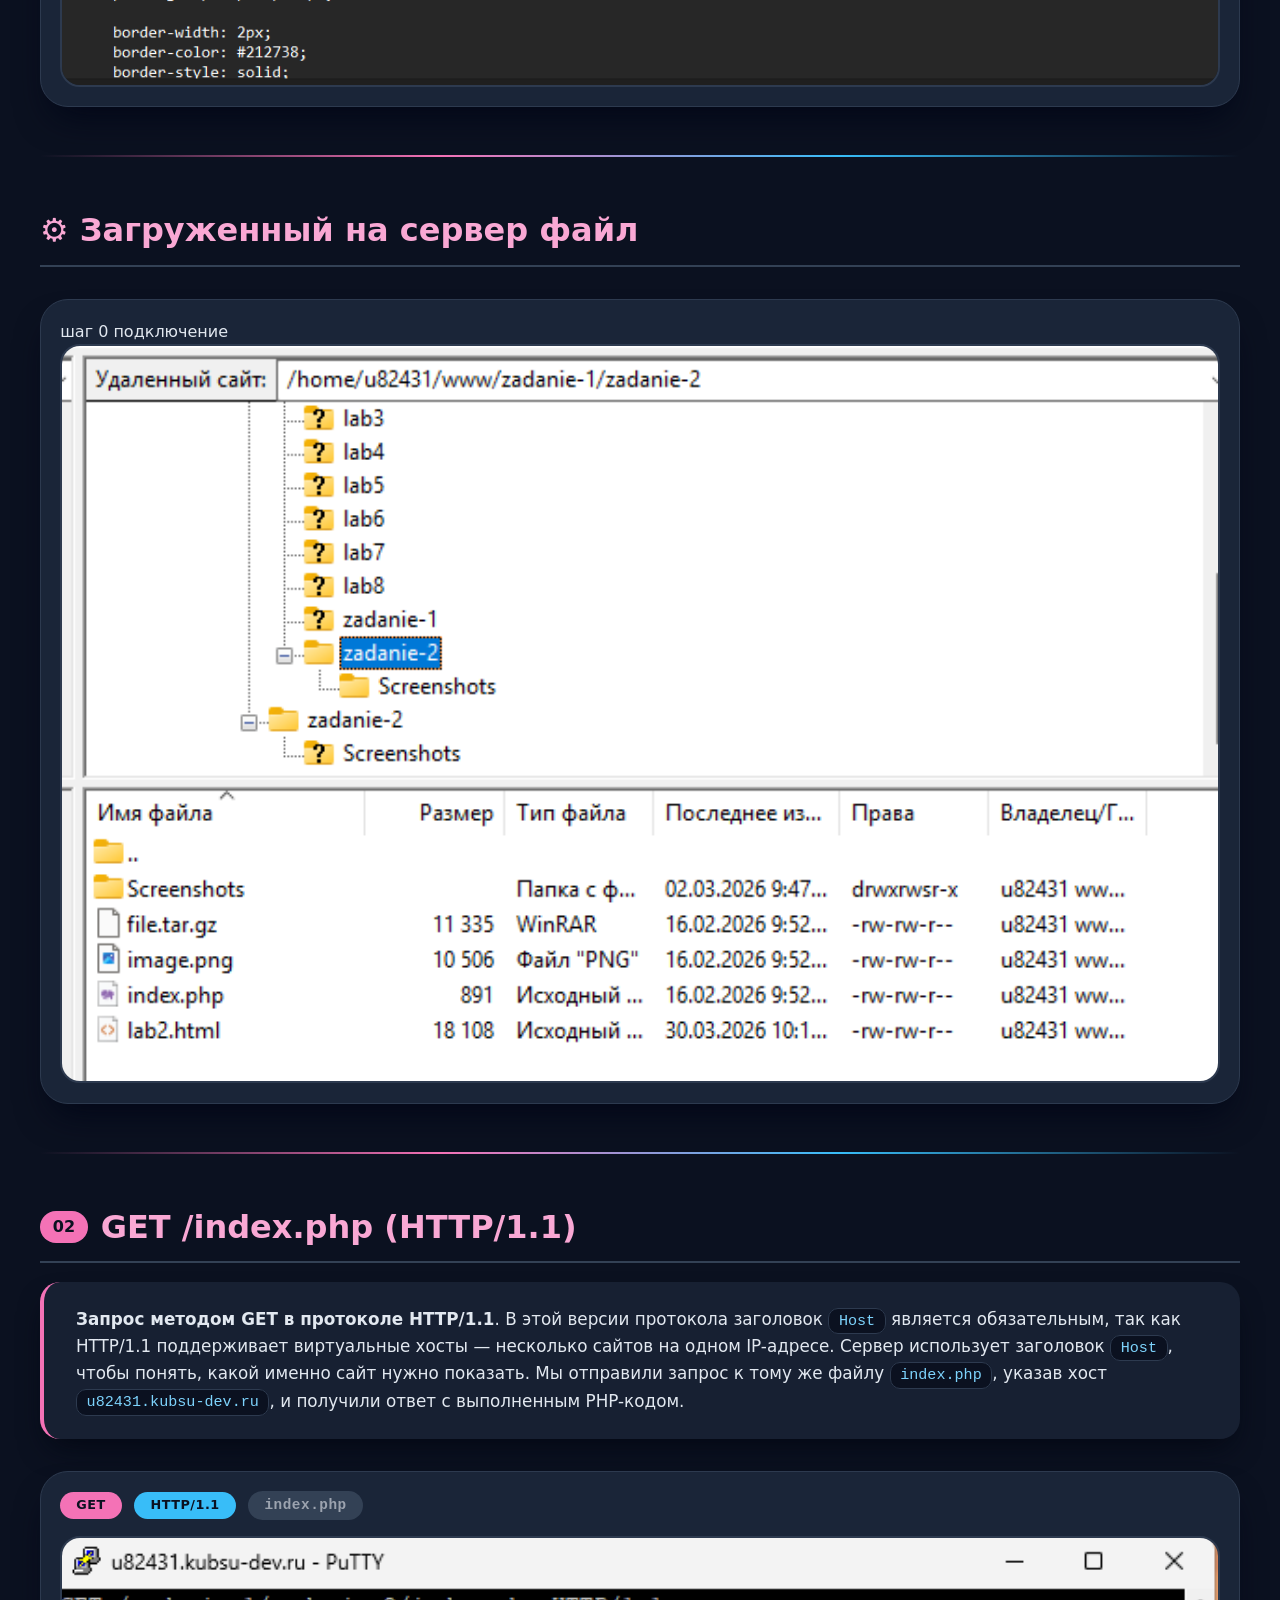
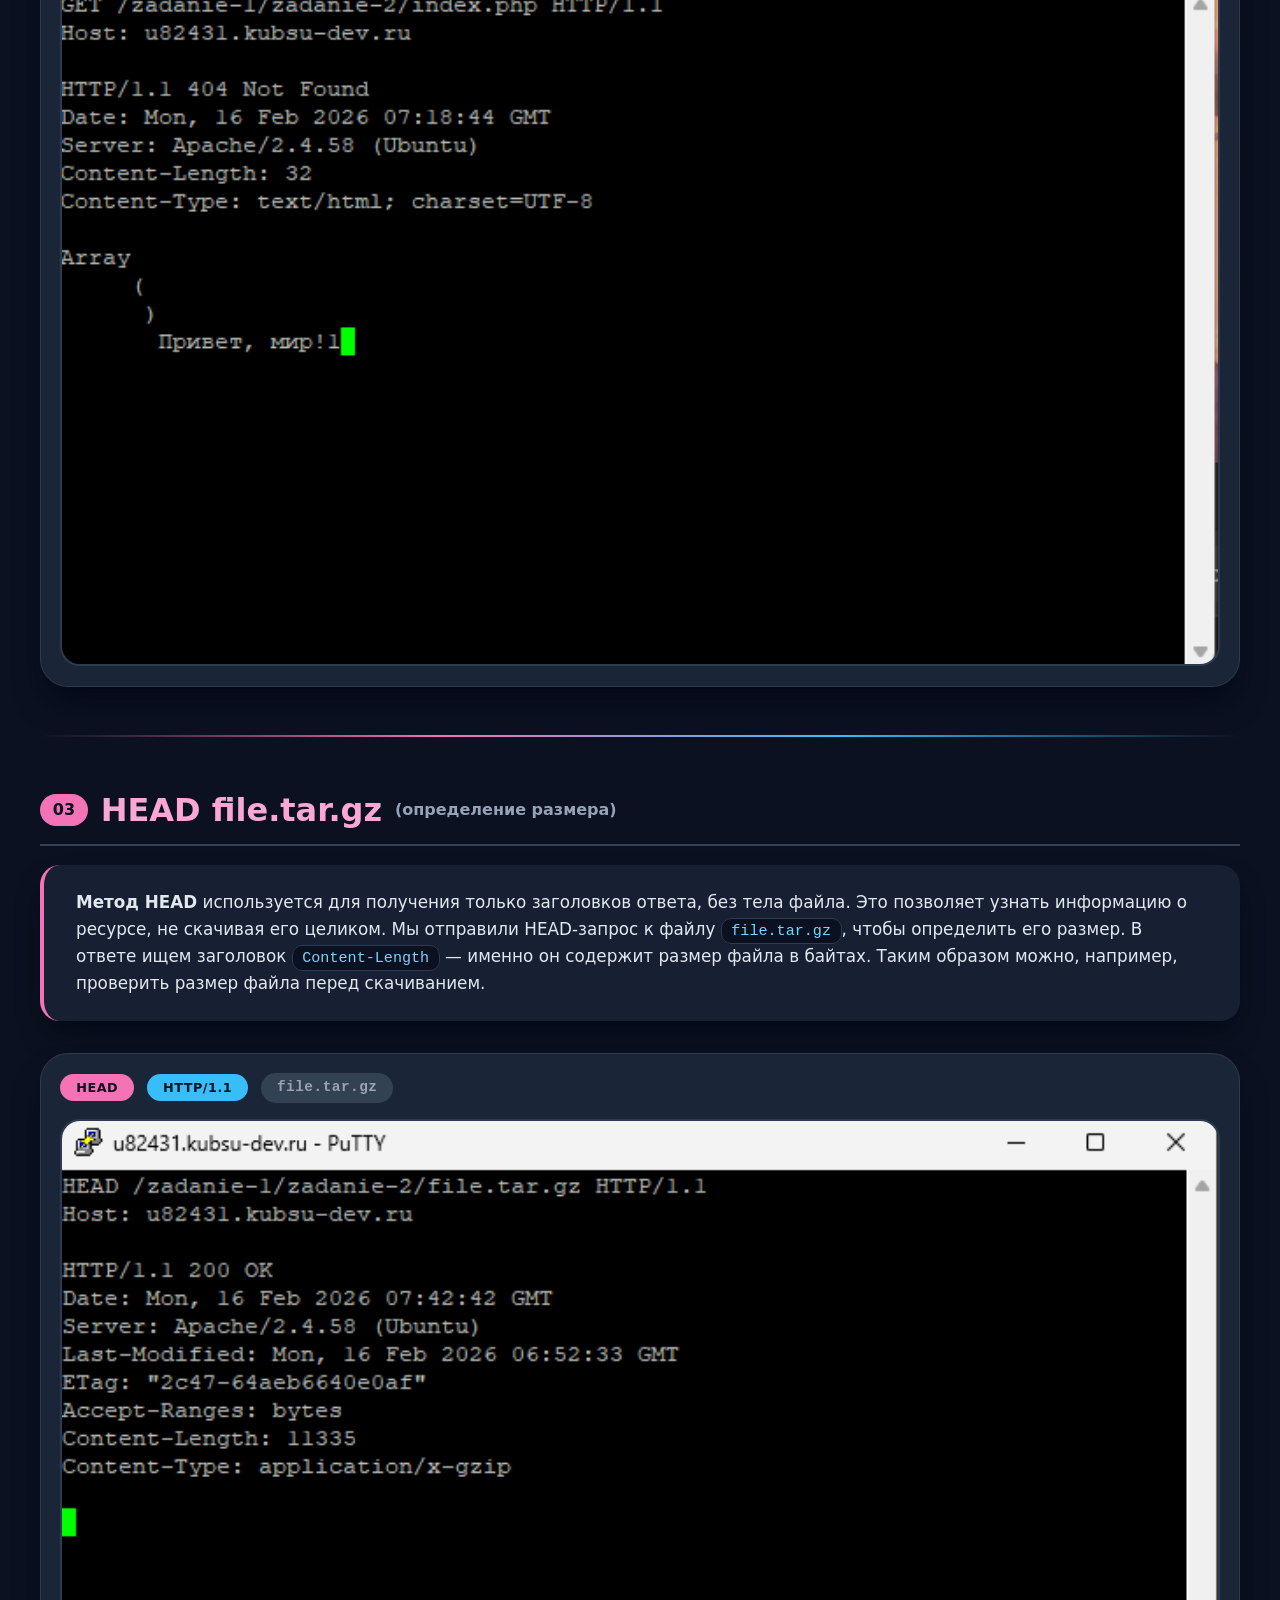
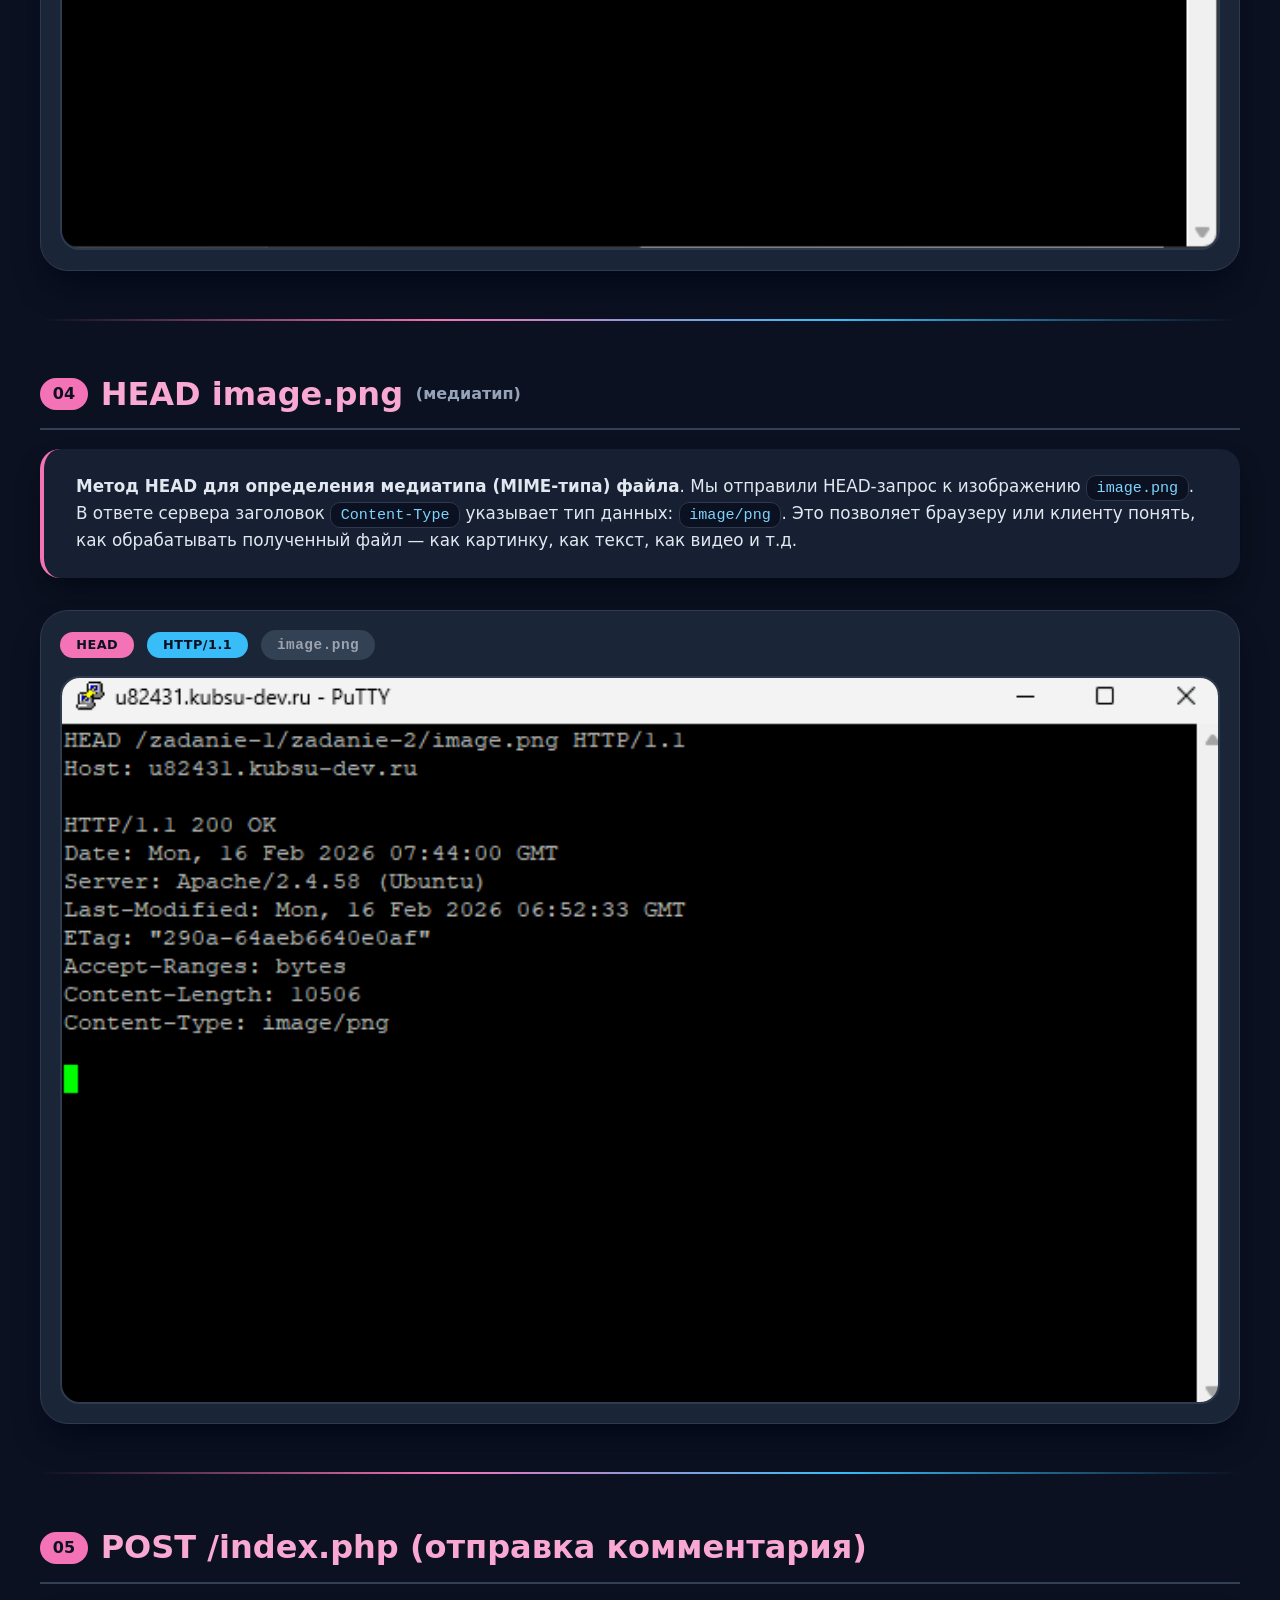
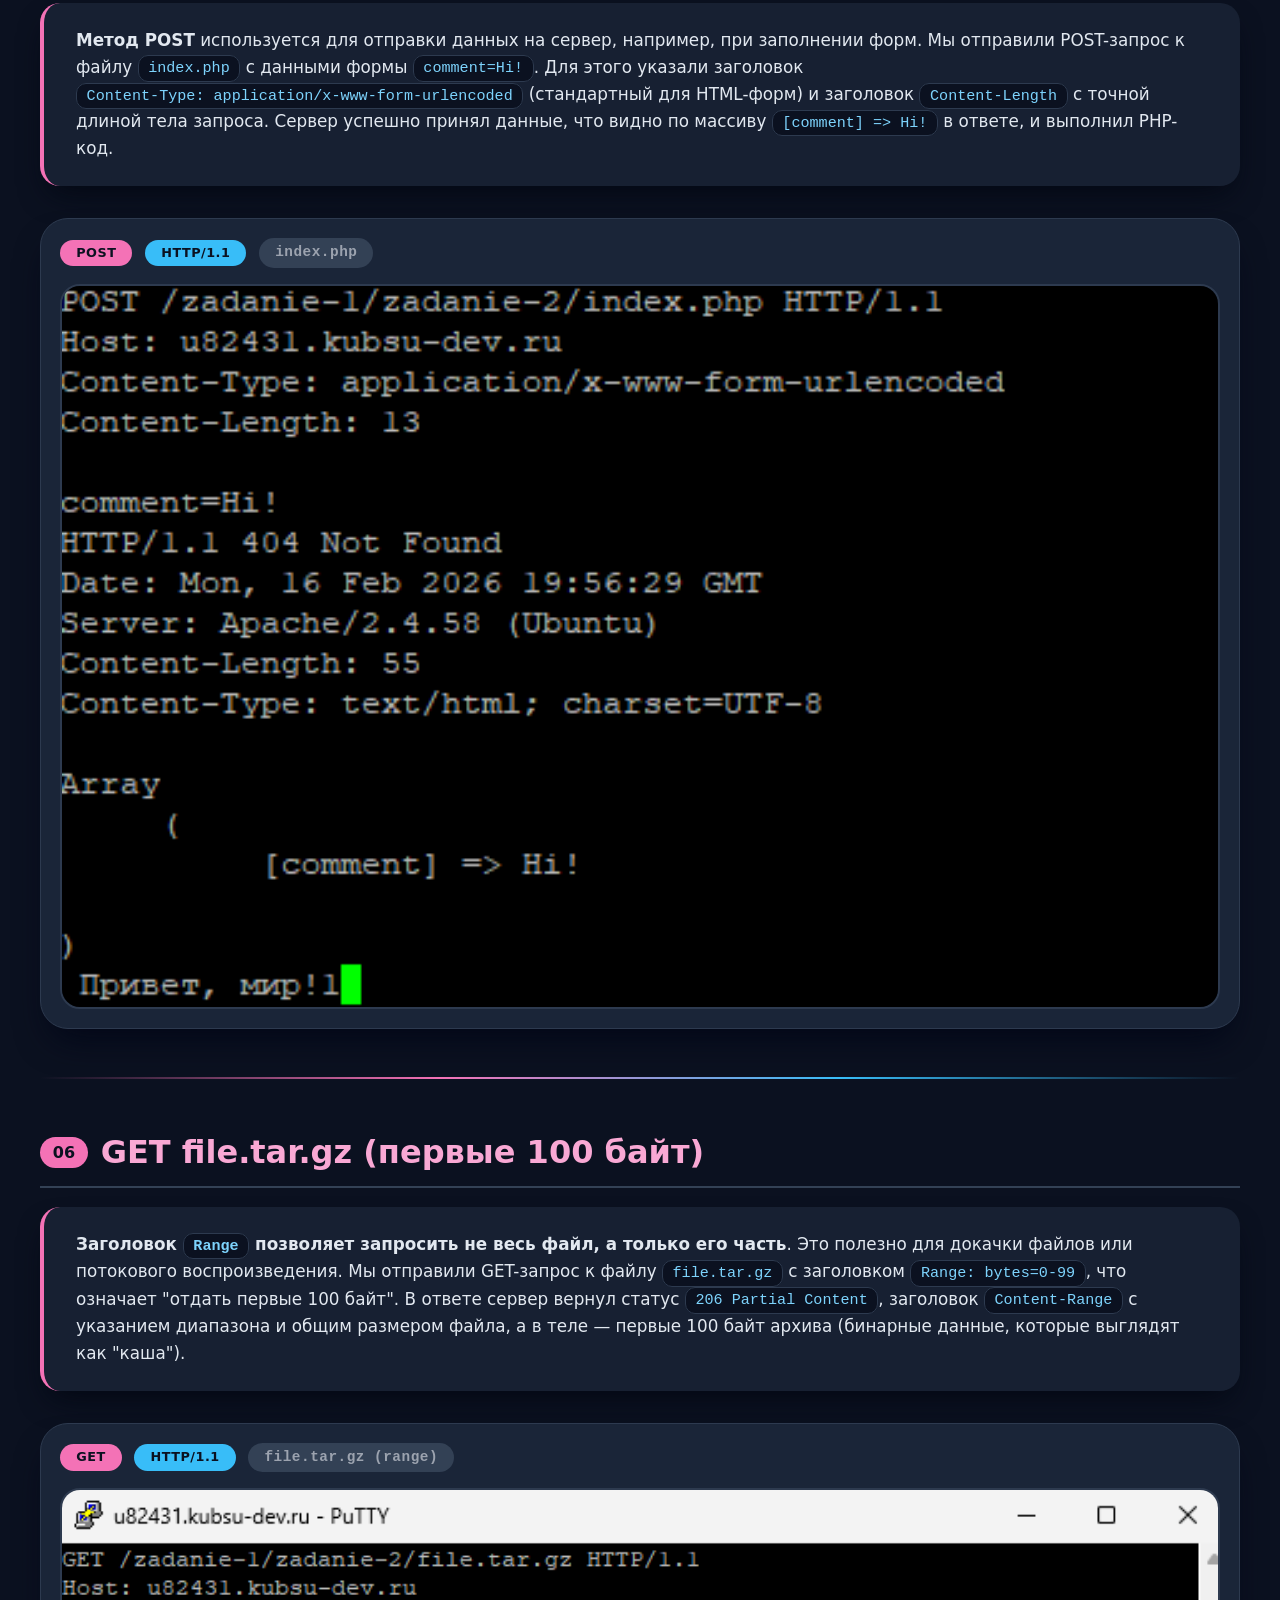
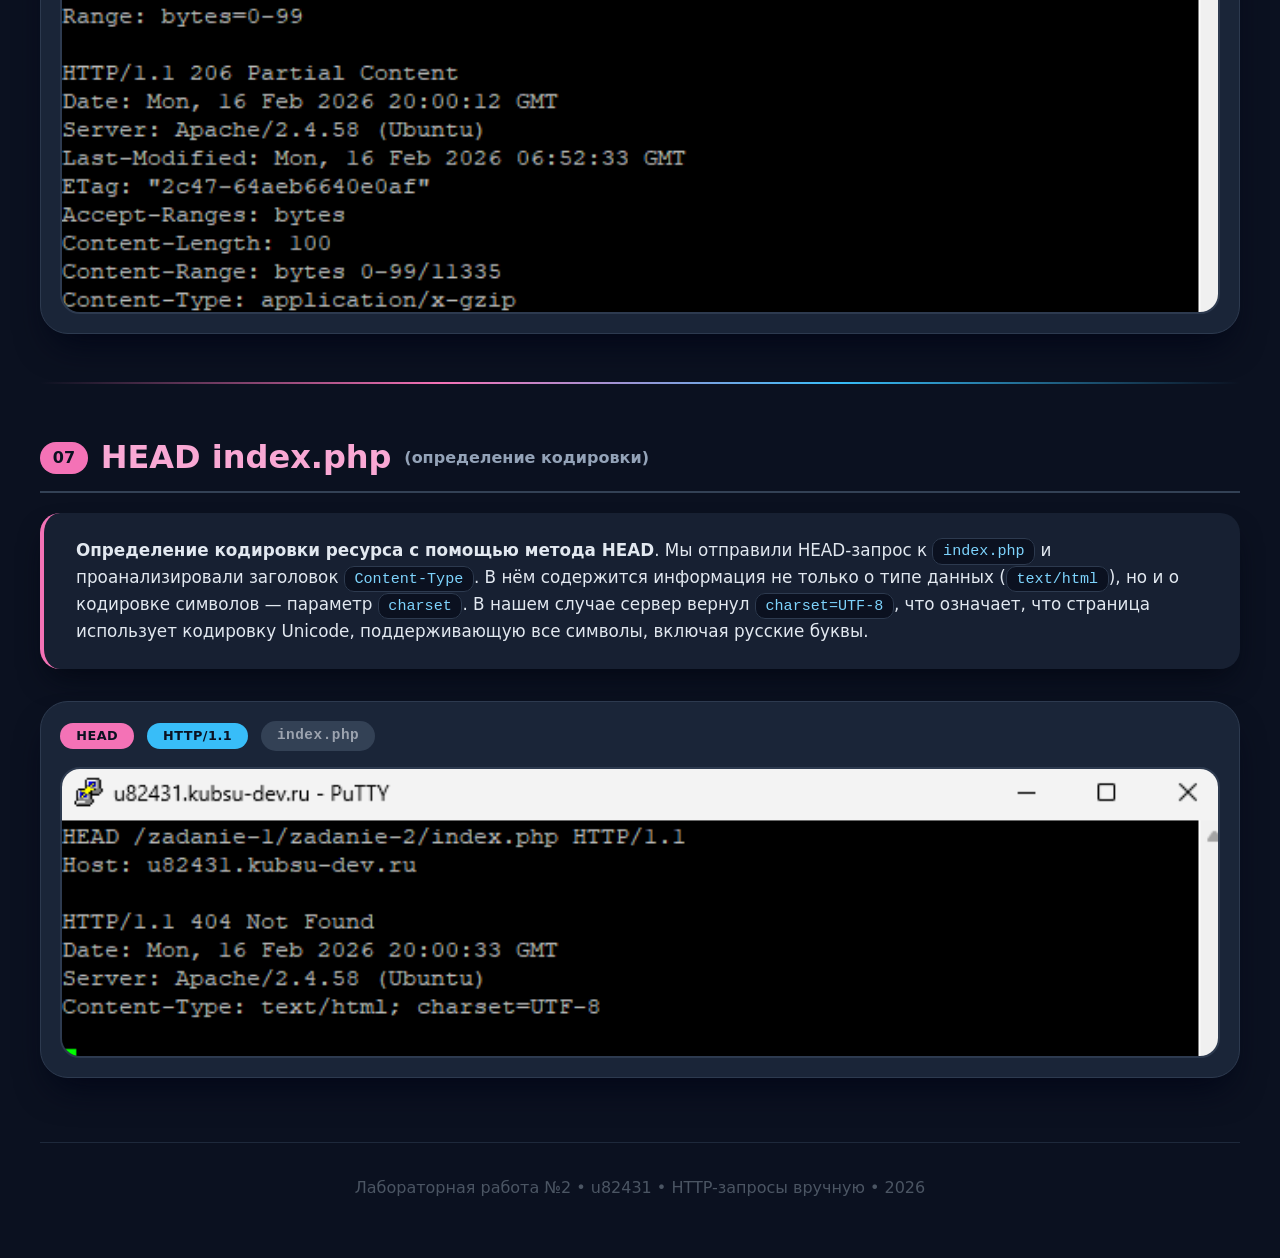
<file: lab2/lab2.html>
<!DOCTYPE html>
<html lang="ru">
<head>
    <meta charset="UTF-8">
    <meta name="viewport" content="width=device-width, initial-scale=1.0">
    <title>Лабораторная работа №2 — HTTP-запросы</title>
    <style>
        * {
            margin: 0;
            padding: 0;
            box-sizing: border-box;
        }

        body {
            font-family: 'Segoe UI', Roboto, system-ui, sans-serif;
            background: #0b1120;  /* чуть темнее, чем первая */
            color: #e2e8f0;
            line-height: 1.6;
            padding: 2rem 1rem;
        }

        .container {
            max-width: 1200px;
            margin: 0 auto;
        }

        /* Заголовки */
        h1 {
            font-size: 2.8rem;
            font-weight: 700;
            background: linear-gradient(135deg, #f472b6, #c084fc, #38bdf8);
            -webkit-background-clip: text;
            -webkit-text-fill-color: transparent;
            background-clip: text;
            margin-bottom: 0.5rem;
            border-left: 6px solid #f472b6;
            padding-left: 1.5rem;
        }

        .subtitle {
            color: #94a3b8;
            margin-bottom: 2.5rem;
            font-size: 1.1rem;
            padding-left: 2rem;
            border-left: 2px solid #334155;
        }

        h2 {
            font-size: 2rem;
            color: #f9a8d4;
            margin: 2.5rem 0 1rem 0;
            border-bottom: 2px solid #334155;
            padding-bottom: 0.5rem;
            display: flex;
            align-items: center;
            gap: 0.8rem;
        }

        h2 .badge {
            background: #f472b6;
            color: #0b1120;
            font-size: 1rem;
            padding: 0.2rem 0.8rem;
            border-radius: 30px;
            font-weight: 600;
        }

        /* Студент и мета-информация */
        .meta {
            display: flex;
            gap: 1rem;
            flex-wrap: wrap;
            margin-bottom: 2rem;
        }

        .student-badge {
            background: #1e293b;
            border-radius: 30px;
            padding: 0.5rem 1.5rem;
            border: 1px solid #f472b6;
            font-weight: 500;
            color: #94a3b8;
            display: inline-flex;
            align-items: center;
            gap: 0.5rem;
        }

        .student-badge strong {
            color: #f9a8d4;
        }

        .protocol-tag {
            background: #1e2c3a;
            border-radius: 20px;
            padding: 0.5rem 1.2rem;
            border: 1px solid #38bdf8;
            color: #7dd3fc;
            font-size: 0.9rem;
            display: inline-flex;
            align-items: center;
            gap: 0.4rem;
        }

        /* Текст и код */
        .description {
            background: #172032;
            padding: 1.5rem 2rem;
            border-radius: 20px;
            border-left: 4px solid #f472b6;
            margin: 1.2rem 0 2rem 0;
            box-shadow: 0 15px 30px -10px #030712;
            font-size: 1.05rem;
        }

        code {
            background: #0b1120;
            color: #7dd3fc;
            padding: 0.2rem 0.6rem;
            border-radius: 10px;
            font-family: 'JetBrains Mono', 'Fira Code', monospace;
            font-size: 0.9em;
            border: 1px solid #2d3a4f;
            white-space: nowrap;
        }

        pre {
            background: #0b1120;
            border: 1px solid #2d3a4f;
            border-radius: 14px;
            padding: 1rem;
            overflow-x: auto;
            font-family: 'JetBrains Mono', monospace;
            font-size: 0.9rem;
            color: #cbd5e1;
            margin: 1.5rem 0;
        }

        /* Карточки для скриншотов */
        .screenshot-card {
            background: #1a2538;
            border-radius: 28px;
            padding: 1.2rem;
            margin: 2rem 0;
            box-shadow: 0 20px 35px -12px #020617;
            border: 1px solid #2d3a4f;
            transition: all 0.25s ease;
        }

        .screenshot-card:hover {
            transform: scale(1.01);
            border-color: #f472b6;
            box-shadow: 0 30px 45px -10px #312e4f;
        }

        .screenshot-card img {
            width: 100%;
            height: auto;
            border-radius: 20px;
            border: 2px solid #2d3a4f;
            display: block;
        }

        .screenshot-header {
            display: flex;
            align-items: center;
            gap: 0.8rem;
            margin-bottom: 1rem;
            font-weight: 600;
            color: #9ca3af;
            letter-spacing: 0.5px;
            font-size: 0.9rem;
        }

        .method-badge {
            background: #f472b6;
            color: #0b1120;
            border-radius: 40px;
            padding: 0.2rem 1rem;
            font-size: 0.8rem;
            font-weight: 700;
            text-transform: uppercase;
        }

        .http-version {
            background: #38bdf8;
            color: #0b1120;
            border-radius: 40px;
            padding: 0.2rem 1rem;
            font-size: 0.8rem;
            font-weight: 700;
        }

        .filename {
            background: #334155;
            border-radius: 40px;
            padding: 0.2rem 1rem;
            font-family: monospace;
        }

        /* Сетка для парных элементов */
        .grid-2 {
            display: grid;
            grid-template-columns: 1fr 1fr;
            gap: 2rem;
            margin: 2rem 0;
        }

        @media (max-width: 700px) {
            .grid-2 {
                grid-template-columns: 1fr;
            }
            
            h1 { font-size: 2rem; }
            h2 { font-size: 1.5rem; }
            .meta { flex-direction: column; }
        }

        /* Блок с кодом запроса */
        .request-example {
            background: #1d2a3a;
            border-radius: 16px;
            padding: 1.2rem;
            margin: 1.2rem 0;
            border: 1px dashed #38bdf8;
            font-family: monospace;
        }

        .request-example::before {
            content: "→ запрос";
            color: #38bdf8;
            font-size: 0.75rem;
            text-transform: uppercase;
            display: block;
            margin-bottom: 0.5rem;
        }

        hr {
            border: none;
            height: 2px;
            background: linear-gradient(to right, transparent, #f472b6, #38bdf8, transparent);
            margin: 3rem 0;
        }

        .footer-note {
            text-align: center;
            color: #4b5563;
            margin-top: 4rem;
            padding: 2rem;
            border-top: 1px solid #1e293b;
        }
    </style>
</head>
<body>
    <div class="container">
        <h1>📡 Лабораторная работа №2</h1>
        <div class="subtitle">Ручная отправка HTTP-запросов через PuTTY</div>

        <div class="meta">
            <div class="student-badge">
                <span>👤</span> <strong>Студент:</strong> u82431
            </div>
            <div class="protocol-tag">
                <span>🔌</span> Порт 80 · RAW · HTTP/1.0 / 1.1
            </div>
        </div>

        <!-- Короткое введение -->
        <div class="description">
            <p style="margin-bottom: 0.5rem;">⚡ В этой работе мы подключились к серверу <code>u82431.kubsu-dev.ru:80</code> через PuTTY и вручную формировали HTTP-запросы. Все скриншоты показывают как сам запрос, так и ответ сервера.</p>
            <p style="color: #94a3b8; margin-top: 0.5rem;">Файлы для запросов: <code>index.php</code>, <code>image.png</code>, <code>file.tar.gz</code> — лежат в папке <code>/zadanie-2/</code>.</p>
        </div>

        <h2>⚙️ Ввод для подключения PUTTY</h2>
        <div class="screenshot-card">
            <div class="screenshot-label">
                <span>шаг 0</span> подключение
            </div>
            <img src="Screenshots/putty_connect.png" alt="Ввод данных">
        </div>

        <hr>
        <!-- 1. GET HTTP/1.0 -->
        <h2><span class="badge">01</span> GET /index.php (HTTP/1.0)</h2>
        <div class="description">
            <strong>Запрос методом GET в протоколе HTTP/1.0</strong>. Мы вручную отправили GET-запрос к серверу, чтобы получить главную страницу <code>index.php</code>. В HTTP/1.0 заголовок <code>Host</code> не является обязательным, так как эта версия протокола предполагает, что на одном IP-адресе работает только один сайт. В ответ сервер вернул заголовки и тело страницы. Несмотря на то, что в первой строке ответа указано <code>404 Not Found</code>, файл <code>index.php</code> выполнился и вывел текст "Привет, мир!", что связано с особенностями настройки данного сервера.
        </div>
        <div class="screenshot-card">
            <div class="screenshot-header">
                <span class="method-badge">GET</span>
                <span class="http-version">HTTP/1.0</span>
                <span class="filename">index.php</span>
            </div>
            <img src="Screenshots/lab2_1_get_1_0.png" alt="GET HTTP/1.0">
        </div>

        <hr>

        <h2>⚙️ Загруженный на сервер файл</h2>
        <div class="screenshot-card">
            <div class="screenshot-label">
                <span>шаг 0</span> подключение
            </div>
            <img src="Screenshots/fileOnFZ.png" alt="Файл на FileZilla">
        </div>

        <hr>

        <!-- 2. GET HTTP/1.1 -->
        <h2><span class="badge">02</span> GET /index.php (HTTP/1.1)</h2>
        <div class="description">
            <strong>Запрос методом GET в протоколе HTTP/1.1</strong>. В этой версии протокола заголовок <code>Host</code> является обязательным, так как HTTP/1.1 поддерживает виртуальные хосты — несколько сайтов на одном IP-адресе. Сервер использует заголовок <code>Host</code>, чтобы понять, какой именно сайт нужно показать. Мы отправили запрос к тому же файлу <code>index.php</code>, указав хост <code>u82431.kubsu-dev.ru</code>, и получили ответ с выполненным PHP-кодом.
        </div>
        <div class="screenshot-card">
            <div class="screenshot-header">
                <span class="method-badge">GET</span>
                <span class="http-version">HTTP/1.1</span>
                <span class="filename">index.php</span>
            </div>
            <img src="Screenshots/lab2_2_get_1_1.png" alt="GET HTTP/1.1">
        </div>

        <hr>

        <!-- 3. HEAD file.tar.gz (размер) -->
        <h2><span class="badge">03</span> HEAD file.tar.gz <span style="font-size:1rem; color:#94a3b8;">(определение размера)</span></h2>
        <div class="description">
            <strong>Метод HEAD</strong> используется для получения только заголовков ответа, без тела файла. Это позволяет узнать информацию о ресурсе, не скачивая его целиком. Мы отправили HEAD-запрос к файлу <code>file.tar.gz</code>, чтобы определить его размер. В ответе ищем заголовок <code>Content-Length</code> — именно он содержит размер файла в байтах. Таким образом можно, например, проверить размер файла перед скачиванием.
        </div>
        <div class="screenshot-card">
            <div class="screenshot-header">
                <span class="method-badge">HEAD</span>
                <span class="http-version">HTTP/1.1</span>
                <span class="filename">file.tar.gz</span>
            </div>
            <img src="Screenshots/lab2_3_head_size.png" alt="HEAD размер">
        </div>

        <hr>

        <!-- 4. HEAD image.png (медиатип) -->
        <h2><span class="badge">04</span> HEAD image.png <span style="font-size:1rem; color:#94a3b8;">(медиатип)</span></h2>
        <div class="description">
            <strong>Метод HEAD для определения медиатипа (MIME-типа) файла</strong>. Мы отправили HEAD-запрос к изображению <code>image.png</code>. В ответе сервера заголовок <code>Content-Type</code> указывает тип данных: <code>image/png</code>. Это позволяет браузеру или клиенту понять, как обрабатывать полученный файл — как картинку, как текст, как видео и т.д.
        </div>
        <div class="screenshot-card">
            <div class="screenshot-header">
                <span class="method-badge">HEAD</span>
                <span class="http-version">HTTP/1.1</span>
                <span class="filename">image.png</span>
            </div>
            <img src="Screenshots/lab2_4_head_type.png" alt="HEAD медиатип">
        </div>

        <hr>

        <!-- 5. POST комментария -->
        <h2><span class="badge">05</span> POST /index.php (отправка комментария)</h2>
        <div class="description">
            <strong>Метод POST</strong> используется для отправки данных на сервер, например, при заполнении форм. Мы отправили POST-запрос к файлу <code>index.php</code> с данными формы <code>comment=Hi!</code>. Для этого указали заголовок <code>Content-Type: application/x-www-form-urlencoded</code> (стандартный для HTML-форм) и заголовок <code>Content-Length</code> с точной длиной тела запроса. Сервер успешно принял данные, что видно по массиву <code>[comment] => Hi!</code> в ответе, и выполнил PHP-код.
        </div>
        <div class="screenshot-card">
            <div class="screenshot-header">
                <span class="method-badge">POST</span>
                <span class="http-version">HTTP/1.1</span>
                <span class="filename">index.php</span>
            </div>
            <img src="Screenshots/lab2_5_post.png" alt="POST комментарий">
        </div>

        <hr>

        <!-- 6. Range запрос -->
        <h2><span class="badge">06</span> GET file.tar.gz (первые 100 байт)</h2>
        <div class="description">
            <strong>Заголовок <code>Range</code> позволяет запросить не весь файл, а только его часть</strong>. Это полезно для докачки файлов или потокового воспроизведения. Мы отправили GET-запрос к файлу <code>file.tar.gz</code> с заголовком <code>Range: bytes=0-99</code>, что означает "отдать первые 100 байт". В ответе сервер вернул статус <code>206 Partial Content</code>, заголовок <code>Content-Range</code> с указанием диапазона и общим размером файла, а в теле — первые 100 байт архива (бинарные данные, которые выглядят как "каша").
        </div>
        <div class="screenshot-card">
            <div class="screenshot-header">
                <span class="method-badge">GET</span>
                <span class="http-version">HTTP/1.1</span>
                <span class="filename">file.tar.gz (range)</span>
            </div>
            <img src="Screenshots/lab2_6_range.png" alt="Range запрос">
        </div>

        <hr>

        <!-- 7. HEAD index.php (кодировка) -->
        <h2><span class="badge">07</span> HEAD index.php <span style="font-size:1rem; color:#94a3b8;">(определение кодировки)</span></h2>
        <div class="description">
            <strong>Определение кодировки ресурса с помощью метода HEAD</strong>. Мы отправили HEAD-запрос к <code>index.php</code> и проанализировали заголовок <code>Content-Type</code>. В нём содержится информация не только о типе данных (<code>text/html</code>), но и о кодировке символов — параметр <code>charset</code>. В нашем случае сервер вернул <code>charset=UTF-8</code>, что означает, что страница использует кодировку Unicode, поддерживающую все символы, включая русские буквы.
        </div>
        <div class="screenshot-card">
            <div class="screenshot-header">
                <span class="method-badge">HEAD</span>
                <span class="http-version">HTTP/1.1</span>
                <span class="filename">index.php</span>
            </div>
            <img src="Screenshots/lab2_7_head_charset.png" alt="HEAD кодировка">
        </div>

        <div class="footer-note">
            Лабораторная работа №2 • u82431 • HTTP-запросы вручную • 2026
        </div>
    </div>
</body>
</html>
</file>
